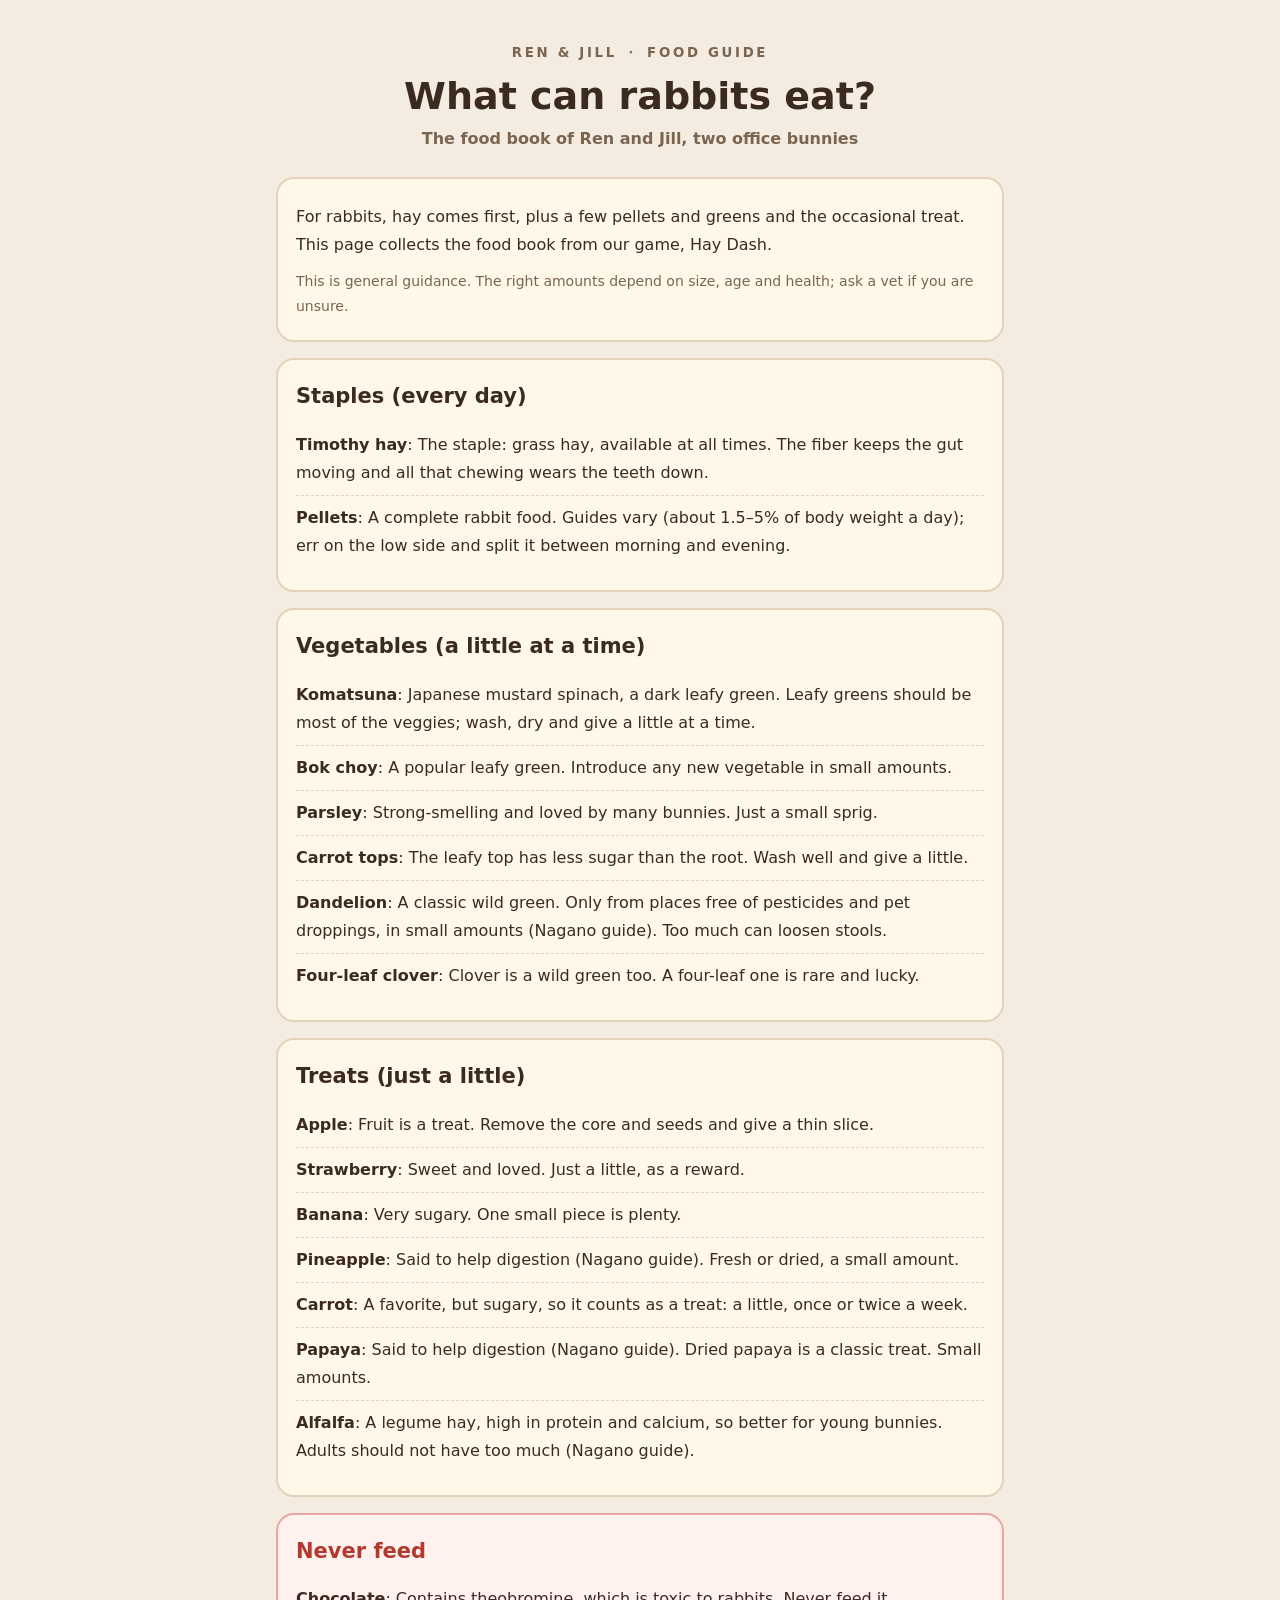
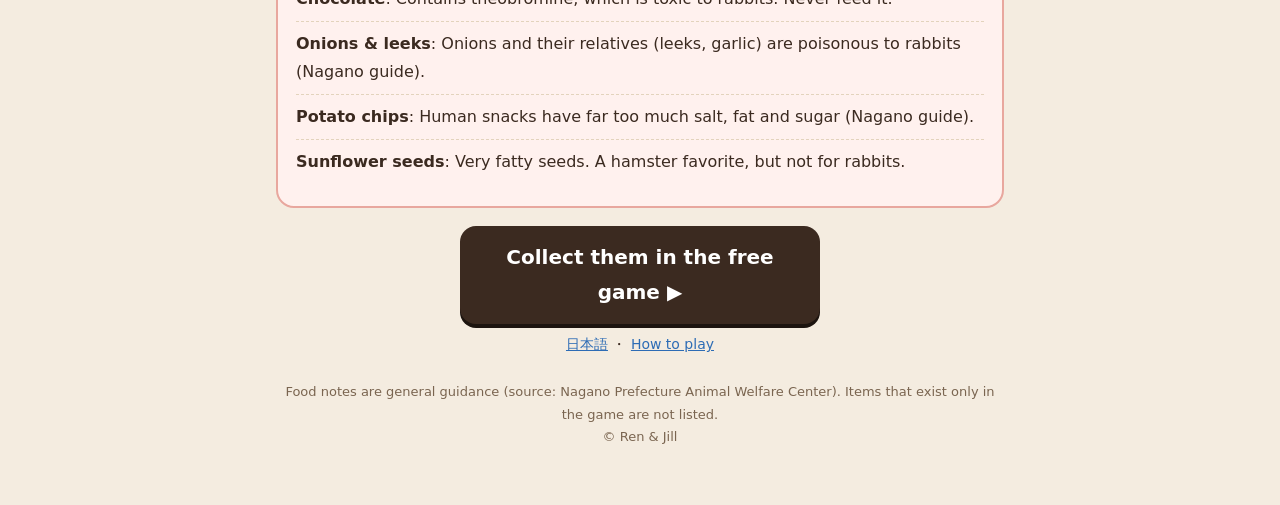
<file: app/food-en.html>
<!doctype html><html lang="en"><head><meta charset="utf-8"><meta name="viewport" content="width=device-width,initial-scale=1">
<title>What can rabbits eat? A bunny food guide | Ren &amp; Jill: Hay Dash</title><meta name="description" content="Hay, greens, treats and foods to avoid, from the food book of our free bunny game: timothy hay, leafy greens, carrot, and why chocolate and onions are dangerous."><link rel="canonical" href="https://hay-dash.coana.co.jp/food-en">
<link rel="alternate" hreflang="ja" href="https://hay-dash.coana.co.jp/food"><link rel="alternate" hreflang="en" href="https://hay-dash.coana.co.jp/food-en"><link rel="alternate" hreflang="x-default" href="https://hay-dash.coana.co.jp/food">
<meta property="og:type" content="article"><meta property="og:title" content="What can rabbits eat? A bunny food guide | Ren &amp; Jill: Hay Dash"><meta property="og:description" content="Hay, greens, treats and foods to avoid, from the food book of our free bunny game: timothy hay, leafy greens, carrot, and why chocolate and onions are dangerous."><meta property="og:url" content="https://hay-dash.coana.co.jp/food-en"><meta property="og:image" content="https://hay-dash.coana.co.jp/og.png"><meta property="og:locale" content="en_US">
<meta name="twitter:card" content="summary_large_image"><link rel="icon" href="./favicon.png"><meta name="theme-color" content="#3B2A20">
<style>:root{--ink:#3B2A20;--soft:#7A6550;--paper:#FFF7E8;--line:#E3D3BC;--gold:#C9962F;--tie:#D9A21B}
*{box-sizing:border-box}body{margin:0;background:#F4ECE0;color:var(--ink);font-family:"Zen Maru Gothic","Hiragino Sans","Noto Sans CJK JP","Noto Sans JP",system-ui,sans-serif;line-height:1.75}
main{max-width:760px;margin:0 auto;padding:16px 16px 56px}a{color:#2D6CB5}
header{text-align:center;padding:22px 0 8px}header small{letter-spacing:.2em;color:var(--soft);font-weight:800}header h1{margin:6px 0 4px;font-size:clamp(24px,6.6vw,38px);line-height:1.3;word-break:keep-all}header p{margin:0;color:var(--soft);font-weight:700}
.play{display:block;margin:18px auto 8px;max-width:360px;text-align:center;background:var(--ink);color:#fff;text-decoration:none;font-weight:900;font-size:20px;padding:14px;border-radius:16px;box-shadow:0 4px 0 #1c140f}
.lang{text-align:center;font-size:14px;margin:4px 0 0}
section{background:var(--paper);border:2px solid var(--line);border-radius:18px;padding:18px 18px 12px;margin:16px 0}
h2{font-size:21px;margin:0 0 8px}h3{font-size:17px;margin:12px 0 2px}p{margin:6px 0 10px}
.chars{display:grid;grid-template-columns:repeat(auto-fit,minmax(200px,1fr));gap:12px}.chars figure{margin:0;background:#fff;border-radius:14px;padding:10px;text-align:center;border:2px solid var(--line)}
.chars img{width:100%;max-width:200px;height:auto;aspect-ratio:1/1}.chars figcaption{font-size:14px;text-align:left}.chars b{font-size:17px}
ul{padding-left:1.2em;margin:6px 0 10px}.places{columns:2;column-gap:20px;font-size:14px}.places li{break-inside:avoid;margin:0 0 6px}
dt{font-weight:900;margin-top:10px}dd{margin:2px 0 8px}footer{text-align:center;color:var(--soft);font-size:13px;margin-top:24px}
.sns{display:flex;flex-wrap:wrap;gap:8px}.sns a{display:inline-block;padding:6px 14px;border-radius:999px;background:#fff;border:2px solid var(--line);color:var(--ink);text-decoration:none;font-weight:800;font-size:14px}
@media (max-width:480px){.places{columns:1}}.food{list-style:none;padding:0}.food li{padding:8px 0;border-bottom:1px dashed var(--line)}.food li:last-child{border:0}.note{font-size:14px;color:var(--soft)}.g-bad{border-color:#E8A79E;background:#FFF1EE}.g-bad h2{color:#B3392E}</style><script type="application/ld+json">[{"@context": "https://schema.org", "@type": "Article", "headline": "What can rabbits eat? A bunny food guide | Ren & Jill: Hay Dash", "description": "Hay, greens, treats and foods to avoid, from the food book of our free bunny game: timothy hay, leafy greens, carrot, and why chocolate and onions are dangerous.", "inLanguage": "en", "url": "https://hay-dash.coana.co.jp/food-en", "dateModified": "2026-11-18", "image": "https://hay-dash.coana.co.jp/og.png", "author": {"@type": "Organization", "name": "Ren & Jill", "url": "https://renjill.coana.co.jp/"}, "citation": "Nagano Prefecture Animal Welfare Center: rabbit care guide"}, {"@context": "https://schema.org", "@type": "BreadcrumbList", "itemListElement": [{"@type": "ListItem", "position": 1, "name": "Hay Dash", "item": "https://hay-dash.coana.co.jp/"}, {"@type": "ListItem", "position": 2, "name": "Food guide", "item": "https://hay-dash.coana.co.jp/food-en"}]}]</script></head><body><main>
<header><small>REN &amp; JILL ・ FOOD GUIDE</small><h1>What can rabbits eat?</h1><p>The food book of Ren and Jill, two office bunnies</p></header>
<section><p>For rabbits, hay comes first, plus a few pellets and greens and the occasional treat. This page collects the food book from our game, Hay Dash.</p>
<p class="note">This is general guidance. The right amounts depend on size, age and health; ask a vet if you are unsure.</p></section>
<section class="g-main"><h2>Staples (every day)</h2><ul class="food"><li><b>Timothy hay</b>: The staple: grass hay, available at all times. The fiber keeps the gut moving and all that chewing wears the teeth down.</li><li><b>Pellets</b>: A complete rabbit food. Guides vary (about 1.5–5% of body weight a day); err on the low side and split it between morning and evening.</li></ul></section><section class="g-veg"><h2>Vegetables (a little at a time)</h2><ul class="food"><li><b>Komatsuna</b>: Japanese mustard spinach, a dark leafy green. Leafy greens should be most of the veggies; wash, dry and give a little at a time.</li><li><b>Bok choy</b>: A popular leafy green. Introduce any new vegetable in small amounts.</li><li><b>Parsley</b>: Strong-smelling and loved by many bunnies. Just a small sprig.</li><li><b>Carrot tops</b>: The leafy top has less sugar than the root. Wash well and give a little.</li><li><b>Dandelion</b>: A classic wild green. Only from places free of pesticides and pet droppings, in small amounts (Nagano guide). Too much can loosen stools.</li><li><b>Four-leaf clover</b>: Clover is a wild green too. A four-leaf one is rare and lucky.</li></ul></section><section class="g-treat"><h2>Treats (just a little)</h2><ul class="food"><li><b>Apple</b>: Fruit is a treat. Remove the core and seeds and give a thin slice.</li><li><b>Strawberry</b>: Sweet and loved. Just a little, as a reward.</li><li><b>Banana</b>: Very sugary. One small piece is plenty.</li><li><b>Pineapple</b>: Said to help digestion (Nagano guide). Fresh or dried, a small amount.</li><li><b>Carrot</b>: A favorite, but sugary, so it counts as a treat: a little, once or twice a week.</li><li><b>Papaya</b>: Said to help digestion (Nagano guide). Dried papaya is a classic treat. Small amounts.</li><li><b>Alfalfa</b>: A legume hay, high in protein and calcium, so better for young bunnies. Adults should not have too much (Nagano guide).</li></ul></section><section class="g-bad"><h2>Never feed</h2><ul class="food"><li><b>Chocolate</b>: Contains theobromine, which is toxic to rabbits. Never feed it.</li><li><b>Onions &amp; leeks</b>: Onions and their relatives (leeks, garlic) are poisonous to rabbits (Nagano guide).</li><li><b>Potato chips</b>: Human snacks have far too much salt, fat and sugar (Nagano guide).</li><li><b>Sunflower seeds</b>: Very fatty seeds. A hamster favorite, but not for rabbits.</li></ul></section>
<a class="play" href="./?lang=en&amp;ref=food">Collect them in the free game ▶</a>
<p class="lang"><a href="food" hreflang="ja">日本語</a> ・ <a href="guide-en">How to play</a></p>
<footer>Food notes are general guidance (source: Nagano Prefecture Animal Welfare Center). Items that exist only in the game are not listed.<br>© Ren &amp; Jill</footer>
</main></body></html>
</file>
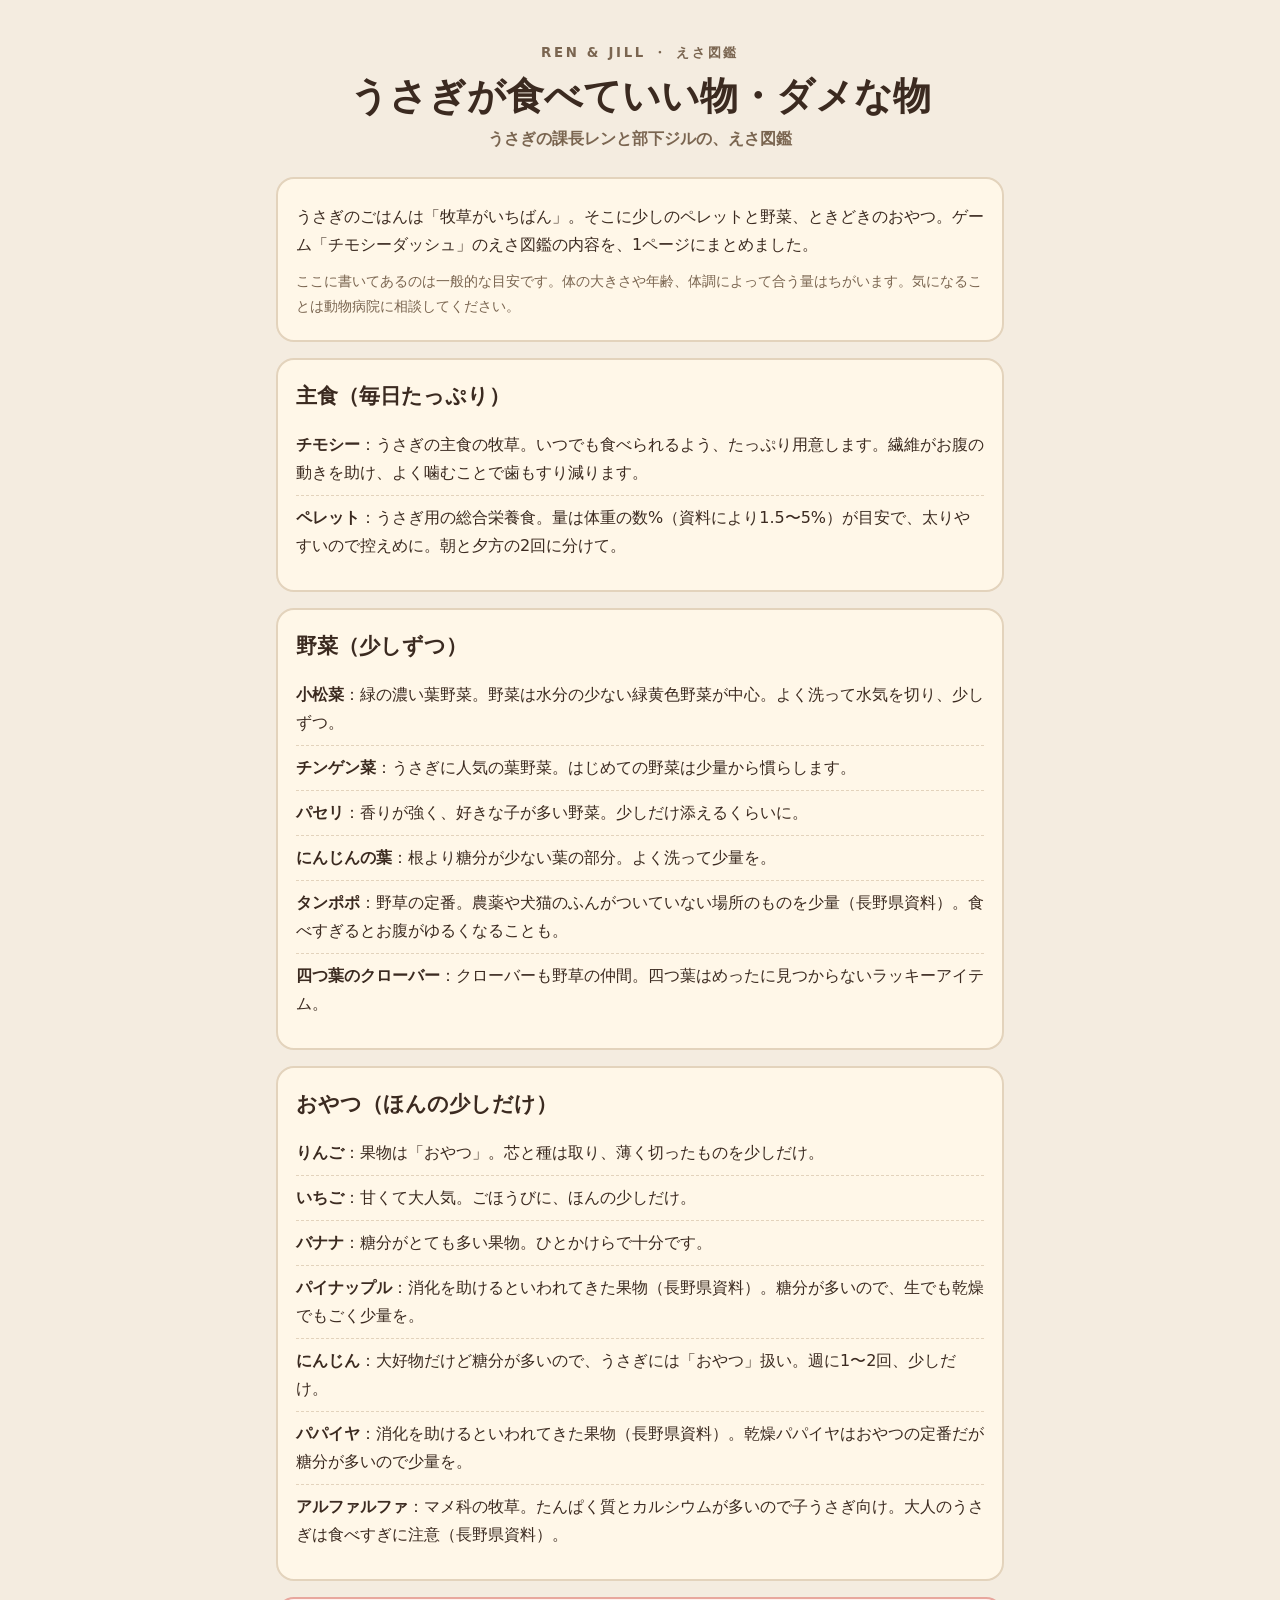
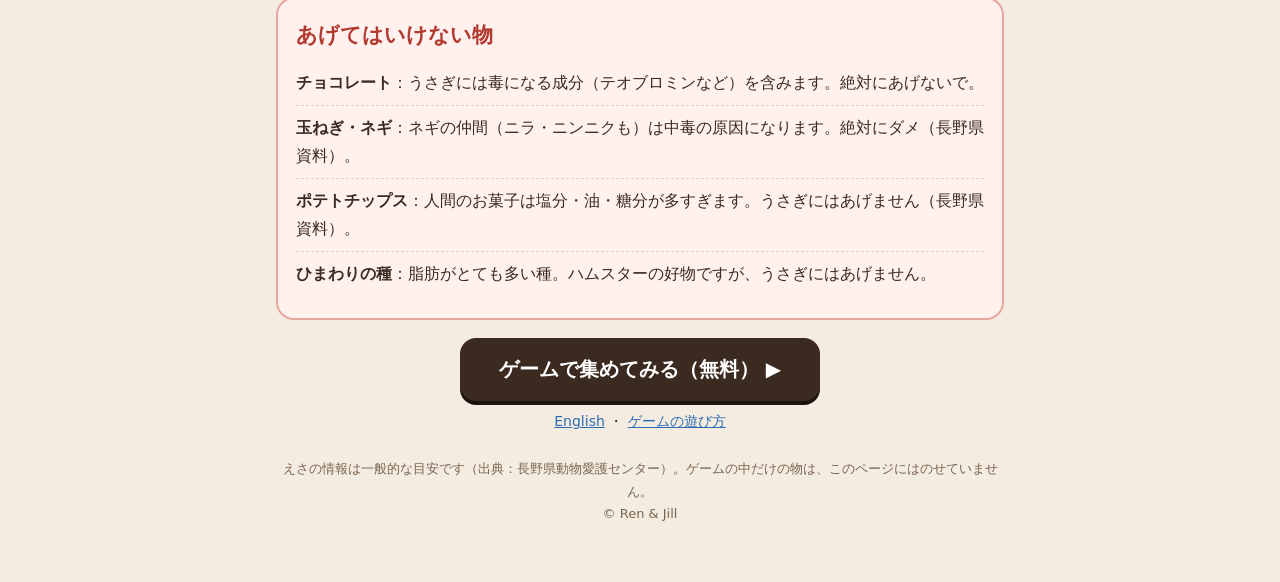
<file: app/food.html>
<!doctype html><html lang="ja"><head><meta charset="utf-8"><meta name="viewport" content="width=device-width,initial-scale=1">
<title>うさぎが食べていい物・ダメな物｜えさ図鑑（レンとジルのチモシーダッシュ）</title><meta name="description" content="うさぎの主食・野菜・おやつ・あげてはいけない物を、ゲームのえさ図鑑からまとめました。チモシー、小松菜、りんご、にんじん、チョコレートや玉ねぎがダメな理由など。一般的な目安です（出典：長野県動物愛護センター）。"><link rel="canonical" href="https://hay-dash.coana.co.jp/food">
<link rel="alternate" hreflang="ja" href="https://hay-dash.coana.co.jp/food"><link rel="alternate" hreflang="en" href="https://hay-dash.coana.co.jp/food-en"><link rel="alternate" hreflang="x-default" href="https://hay-dash.coana.co.jp/food">
<meta property="og:type" content="article"><meta property="og:title" content="うさぎが食べていい物・ダメな物｜えさ図鑑（レンとジルのチモシーダッシュ）"><meta property="og:description" content="うさぎの主食・野菜・おやつ・あげてはいけない物を、ゲームのえさ図鑑からまとめました。チモシー、小松菜、りんご、にんじん、チョコレートや玉ねぎがダメな理由など。一般的な目安です（出典：長野県動物愛護センター）。"><meta property="og:url" content="https://hay-dash.coana.co.jp/food"><meta property="og:image" content="https://hay-dash.coana.co.jp/og.png"><meta property="og:locale" content="ja_JP">
<meta name="twitter:card" content="summary_large_image"><link rel="icon" href="./favicon.png"><meta name="theme-color" content="#3B2A20">
<style>:root{--ink:#3B2A20;--soft:#7A6550;--paper:#FFF7E8;--line:#E3D3BC;--gold:#C9962F;--tie:#D9A21B}
*{box-sizing:border-box}body{margin:0;background:#F4ECE0;color:var(--ink);font-family:"Zen Maru Gothic","Hiragino Sans","Noto Sans CJK JP","Noto Sans JP",system-ui,sans-serif;line-height:1.75}
main{max-width:760px;margin:0 auto;padding:16px 16px 56px}a{color:#2D6CB5}
header{text-align:center;padding:22px 0 8px}header small{letter-spacing:.2em;color:var(--soft);font-weight:800}header h1{margin:6px 0 4px;font-size:clamp(24px,6.6vw,38px);line-height:1.3;word-break:keep-all}header p{margin:0;color:var(--soft);font-weight:700}
.play{display:block;margin:18px auto 8px;max-width:360px;text-align:center;background:var(--ink);color:#fff;text-decoration:none;font-weight:900;font-size:20px;padding:14px;border-radius:16px;box-shadow:0 4px 0 #1c140f}
.lang{text-align:center;font-size:14px;margin:4px 0 0}
section{background:var(--paper);border:2px solid var(--line);border-radius:18px;padding:18px 18px 12px;margin:16px 0}
h2{font-size:21px;margin:0 0 8px}h3{font-size:17px;margin:12px 0 2px}p{margin:6px 0 10px}
.chars{display:grid;grid-template-columns:repeat(auto-fit,minmax(200px,1fr));gap:12px}.chars figure{margin:0;background:#fff;border-radius:14px;padding:10px;text-align:center;border:2px solid var(--line)}
.chars img{width:100%;max-width:200px;height:auto;aspect-ratio:1/1}.chars figcaption{font-size:14px;text-align:left}.chars b{font-size:17px}
ul{padding-left:1.2em;margin:6px 0 10px}.places{columns:2;column-gap:20px;font-size:14px}.places li{break-inside:avoid;margin:0 0 6px}
dt{font-weight:900;margin-top:10px}dd{margin:2px 0 8px}footer{text-align:center;color:var(--soft);font-size:13px;margin-top:24px}
.sns{display:flex;flex-wrap:wrap;gap:8px}.sns a{display:inline-block;padding:6px 14px;border-radius:999px;background:#fff;border:2px solid var(--line);color:var(--ink);text-decoration:none;font-weight:800;font-size:14px}
@media (max-width:480px){.places{columns:1}}.food{list-style:none;padding:0}.food li{padding:8px 0;border-bottom:1px dashed var(--line)}.food li:last-child{border:0}.note{font-size:14px;color:var(--soft)}.g-bad{border-color:#E8A79E;background:#FFF1EE}.g-bad h2{color:#B3392E}</style><script type="application/ld+json">[{"@context": "https://schema.org", "@type": "Article", "headline": "うさぎが食べていい物・ダメな物｜えさ図鑑（レンとジルのチモシーダッシュ）", "description": "うさぎの主食・野菜・おやつ・あげてはいけない物を、ゲームのえさ図鑑からまとめました。チモシー、小松菜、りんご、にんじん、チョコレートや玉ねぎがダメな理由など。一般的な目安です（出典：長野県動物愛護センター）。", "inLanguage": "ja", "url": "https://hay-dash.coana.co.jp/food", "dateModified": "2026-11-18", "image": "https://hay-dash.coana.co.jp/og.png", "author": {"@type": "Organization", "name": "Ren & Jill", "url": "https://renjill.coana.co.jp/"}, "citation": "長野県動物愛護センター「うさぎの飼い方」"}, {"@context": "https://schema.org", "@type": "BreadcrumbList", "itemListElement": [{"@type": "ListItem", "position": 1, "name": "チモシーダッシュ", "item": "https://hay-dash.coana.co.jp/"}, {"@type": "ListItem", "position": 2, "name": "えさ図鑑", "item": "https://hay-dash.coana.co.jp/food"}]}]</script></head><body><main>
<header><small>REN &amp; JILL ・ えさ図鑑</small><h1>うさぎが食べていい物・<wbr>ダメな物</h1><p>うさぎの課長レンと部下ジルの、えさ図鑑</p></header>
<section><p>うさぎのごはんは「牧草がいちばん」。そこに少しのペレットと野菜、ときどきのおやつ。ゲーム「チモシーダッシュ」のえさ図鑑の内容を、1ページにまとめました。</p>
<p class="note">ここに書いてあるのは一般的な目安です。体の大きさや年齢、体調によって合う量はちがいます。気になることは動物病院に相談してください。</p></section>
<section class="g-main"><h2>主食（毎日たっぷり）</h2><ul class="food"><li><b>チモシー</b>：うさぎの主食の牧草。いつでも食べられるよう、たっぷり用意します。繊維がお腹の動きを助け、よく噛むことで歯もすり減ります。</li><li><b>ペレット</b>：うさぎ用の総合栄養食。量は体重の数%（資料により1.5〜5%）が目安で、太りやすいので控えめに。朝と夕方の2回に分けて。</li></ul></section><section class="g-veg"><h2>野菜（少しずつ）</h2><ul class="food"><li><b>小松菜</b>：緑の濃い葉野菜。野菜は水分の少ない緑黄色野菜が中心。よく洗って水気を切り、少しずつ。</li><li><b>チンゲン菜</b>：うさぎに人気の葉野菜。はじめての野菜は少量から慣らします。</li><li><b>パセリ</b>：香りが強く、好きな子が多い野菜。少しだけ添えるくらいに。</li><li><b>にんじんの葉</b>：根より糖分が少ない葉の部分。よく洗って少量を。</li><li><b>タンポポ</b>：野草の定番。農薬や犬猫のふんがついていない場所のものを少量（長野県資料）。食べすぎるとお腹がゆるくなることも。</li><li><b>四つ葉のクローバー</b>：クローバーも野草の仲間。四つ葉はめったに見つからないラッキーアイテム。</li></ul></section><section class="g-treat"><h2>おやつ（ほんの少しだけ）</h2><ul class="food"><li><b>りんご</b>：果物は「おやつ」。芯と種は取り、薄く切ったものを少しだけ。</li><li><b>いちご</b>：甘くて大人気。ごほうびに、ほんの少しだけ。</li><li><b>バナナ</b>：糖分がとても多い果物。ひとかけらで十分です。</li><li><b>パイナップル</b>：消化を助けるといわれてきた果物（長野県資料）。糖分が多いので、生でも乾燥でもごく少量を。</li><li><b>にんじん</b>：大好物だけど糖分が多いので、うさぎには「おやつ」扱い。週に1〜2回、少しだけ。</li><li><b>パパイヤ</b>：消化を助けるといわれてきた果物（長野県資料）。乾燥パパイヤはおやつの定番だが糖分が多いので少量を。</li><li><b>アルファルファ</b>：マメ科の牧草。たんぱく質とカルシウムが多いので子うさぎ向け。大人のうさぎは食べすぎに注意（長野県資料）。</li></ul></section><section class="g-bad"><h2>あげてはいけない物</h2><ul class="food"><li><b>チョコレート</b>：うさぎには毒になる成分（テオブロミンなど）を含みます。絶対にあげないで。</li><li><b>玉ねぎ・ネギ</b>：ネギの仲間（ニラ・ニンニクも）は中毒の原因になります。絶対にダメ（長野県資料）。</li><li><b>ポテトチップス</b>：人間のお菓子は塩分・油・糖分が多すぎます。うさぎにはあげません（長野県資料）。</li><li><b>ひまわりの種</b>：脂肪がとても多い種。ハムスターの好物ですが、うさぎにはあげません。</li></ul></section>
<a class="play" href="./?ref=food">ゲームで集めてみる（無料） ▶</a>
<p class="lang"><a href="food-en" hreflang="en">English</a> ・ <a href="guide">ゲームの遊び方</a></p>
<footer>えさの情報は一般的な目安です（出典：長野県動物愛護センター）。ゲームの中だけの物は、このページにはのせていません。<br>© Ren &amp; Jill</footer>
</main></body></html>
</file>
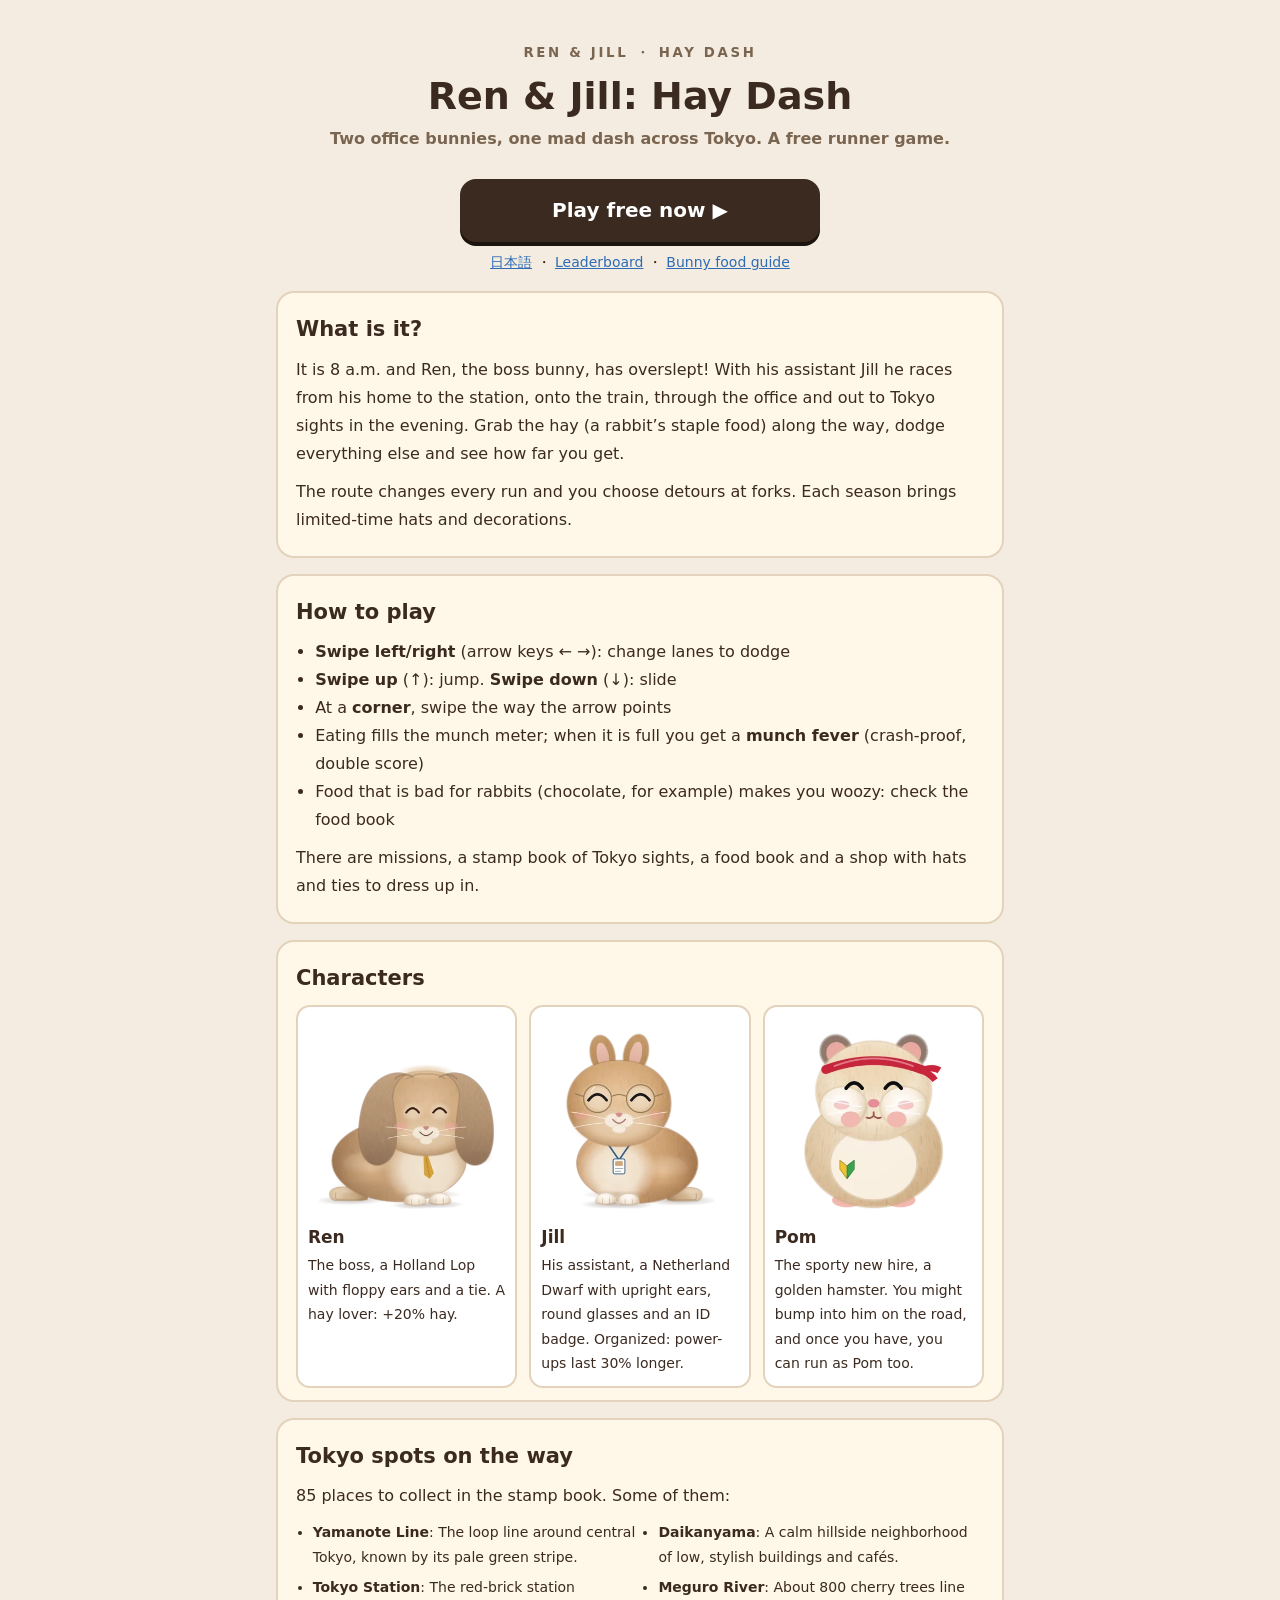
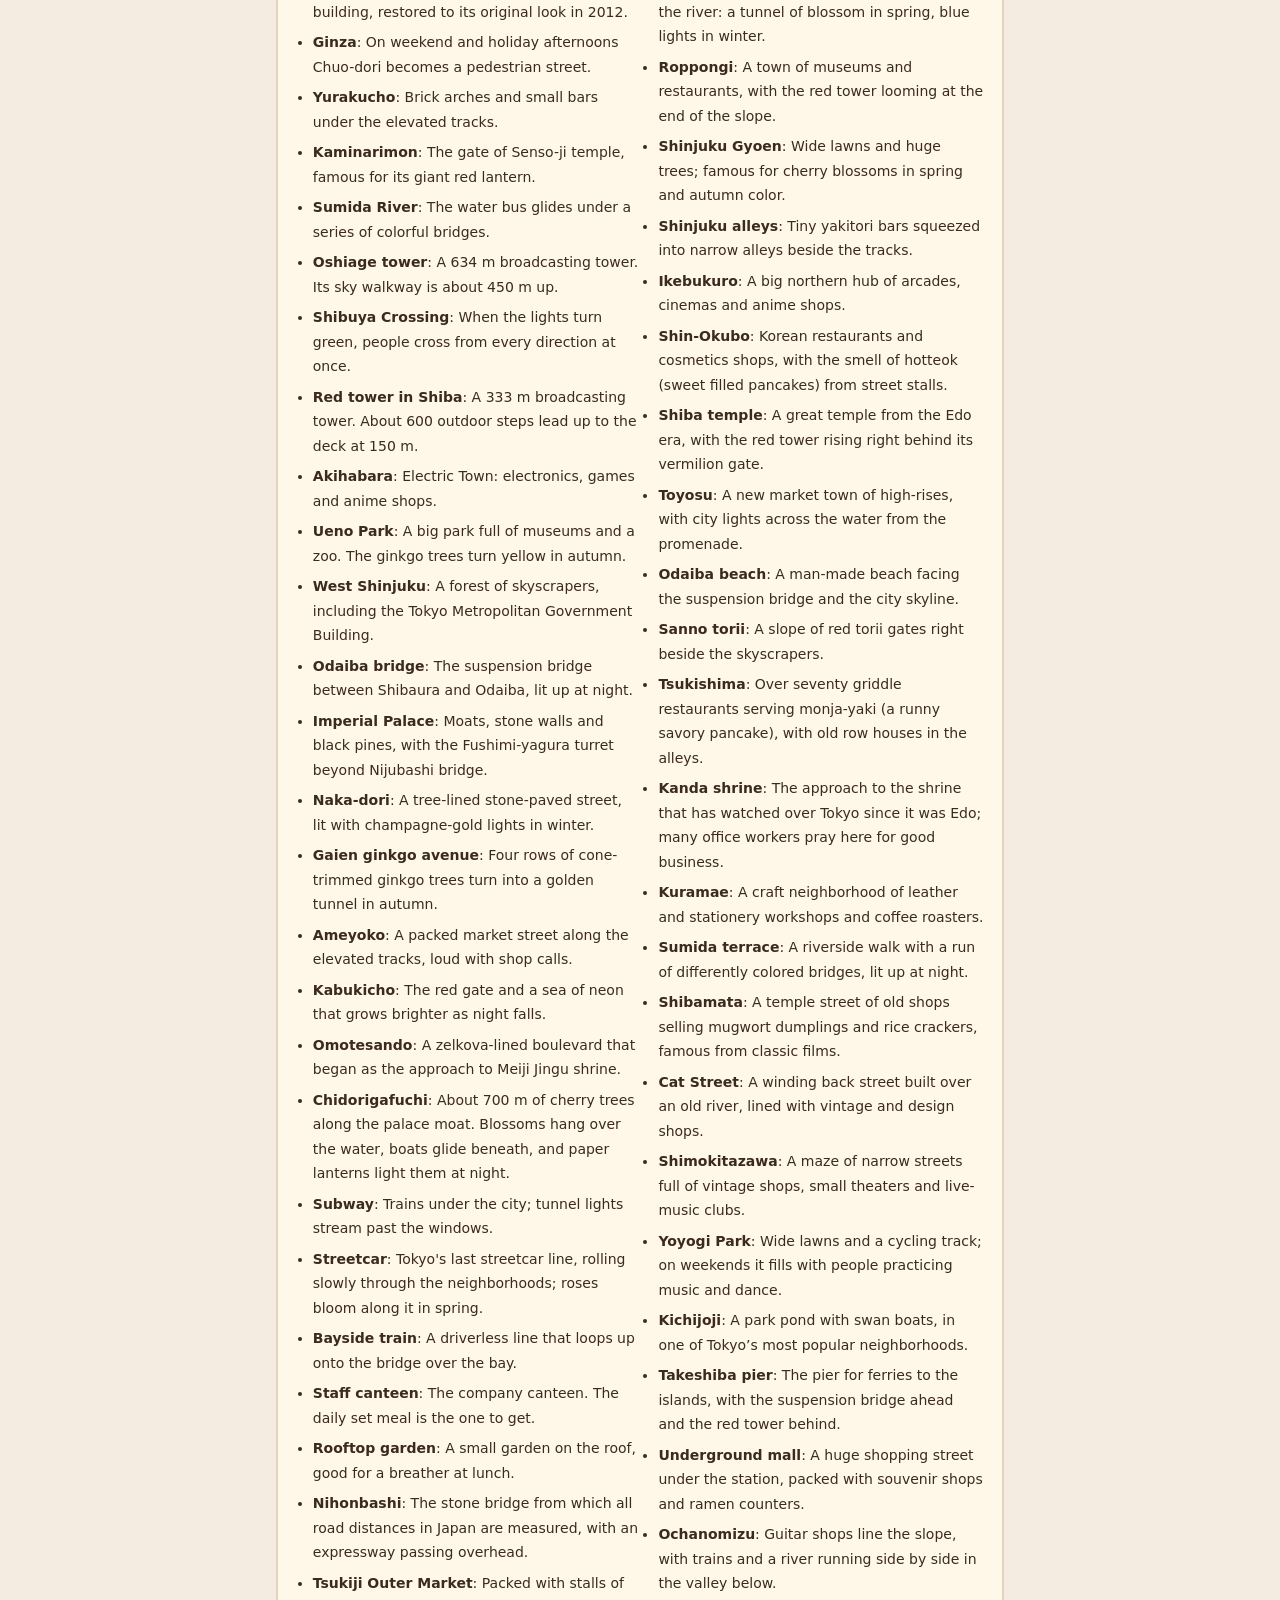
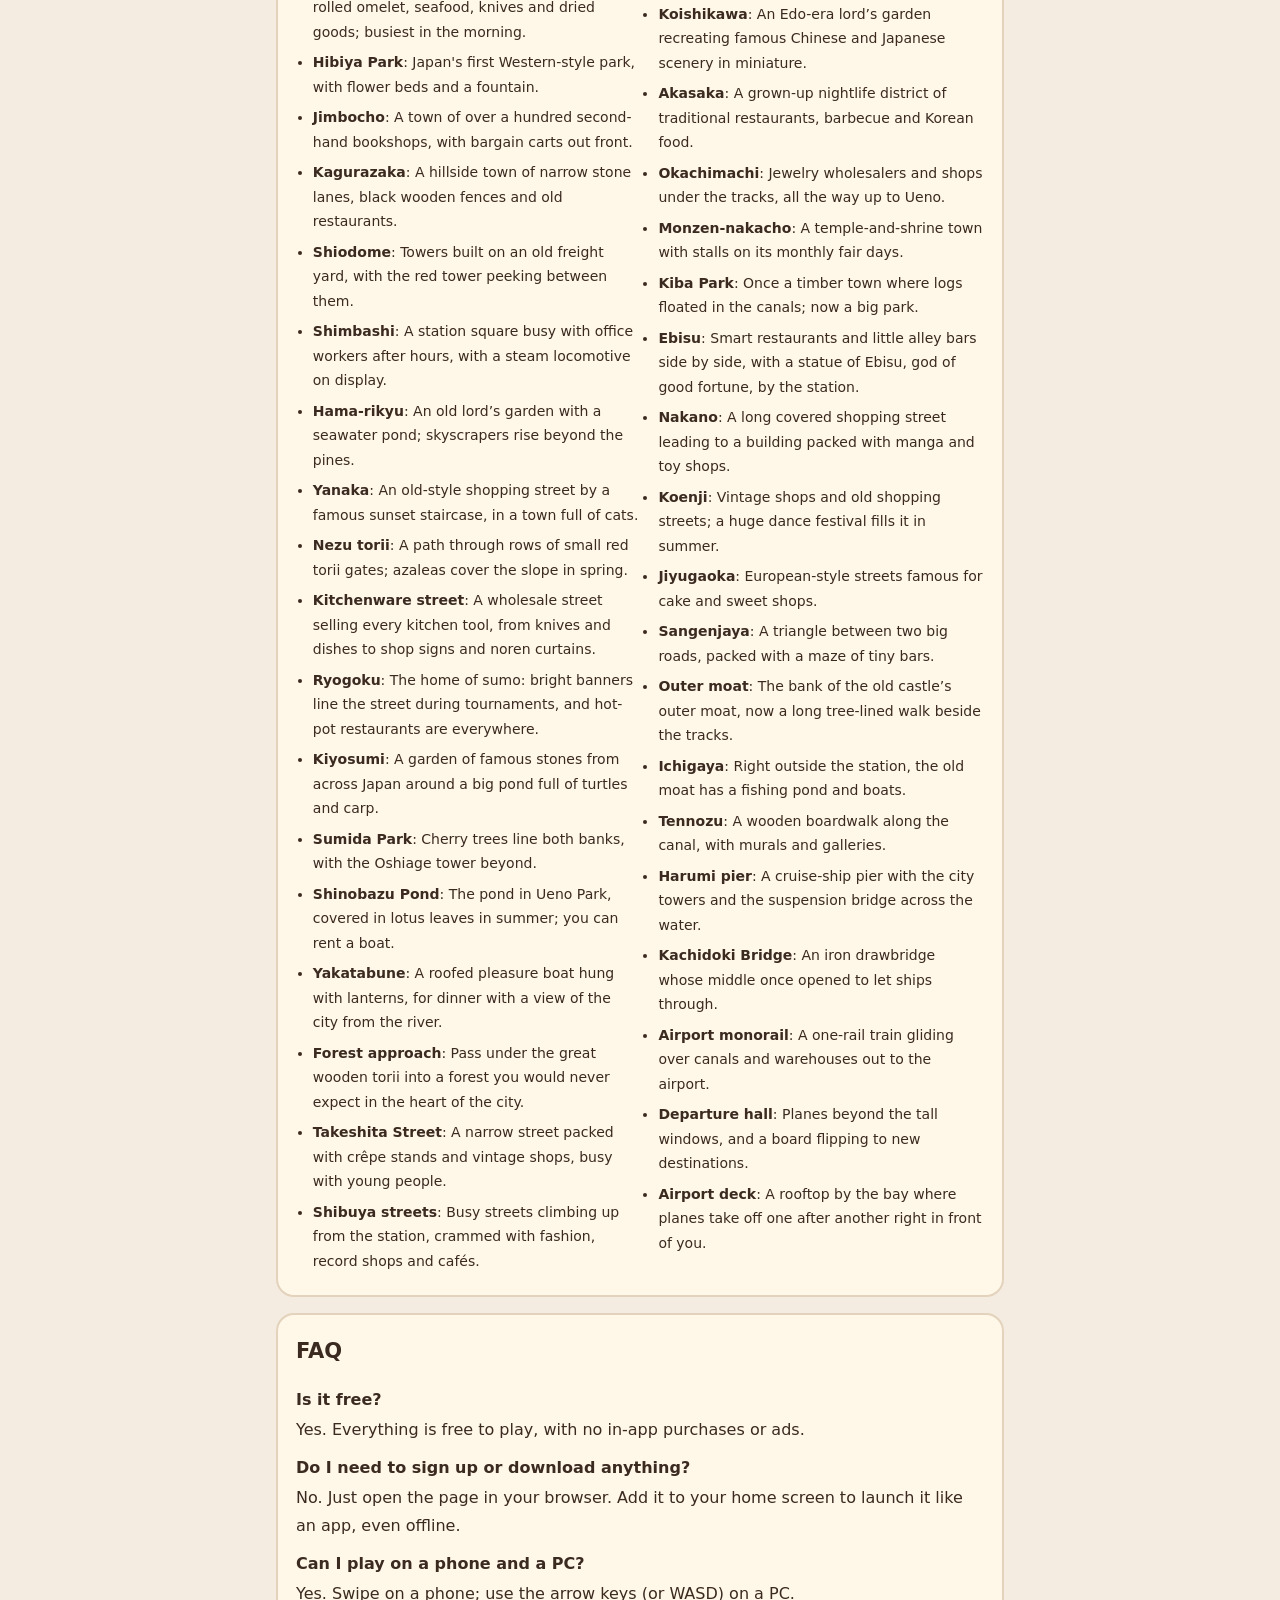
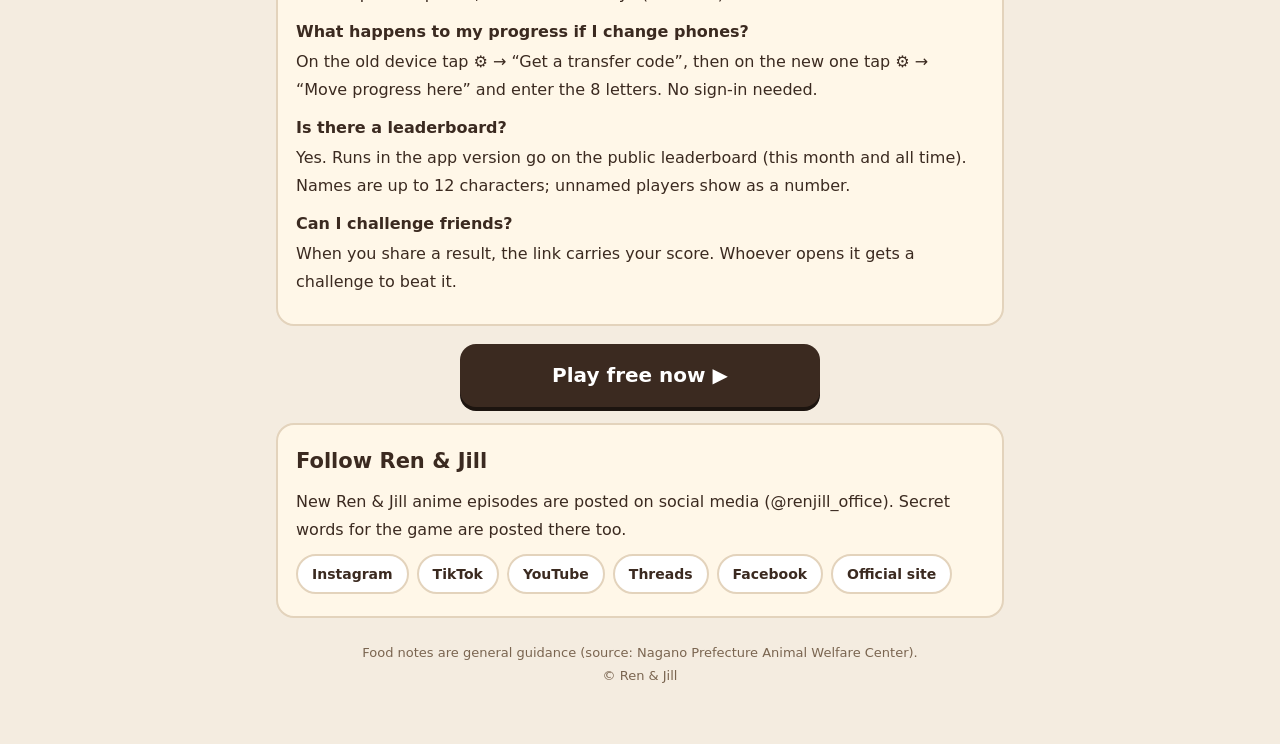
<file: app/guide-en.html>
<!doctype html><html lang="en"><head><meta charset="utf-8"><meta name="viewport" content="width=device-width,initial-scale=1">
<title>Ren &amp; Jill: Hay Dash – free bunny runner game | How to play</title><meta name="description" content="A free runner game: two office bunnies dash across Tokyo collecting hay. No sign-up or download, play in your phone or PC browser. 80+ Tokyo spots and a leaderboard."><link rel="canonical" href="https://hay-dash.coana.co.jp/guide-en">
<link rel="alternate" hreflang="ja" href="https://hay-dash.coana.co.jp/guide"><link rel="alternate" hreflang="en" href="https://hay-dash.coana.co.jp/guide-en"><link rel="alternate" hreflang="x-default" href="https://hay-dash.coana.co.jp/guide">
<meta property="og:type" content="article"><meta property="og:title" content="Ren &amp; Jill: Hay Dash – free bunny runner game | How to play"><meta property="og:description" content="A free runner game: two office bunnies dash across Tokyo collecting hay. No sign-up or download, play in your phone or PC browser. 80+ Tokyo spots and a leaderboard."><meta property="og:url" content="https://hay-dash.coana.co.jp/guide-en"><meta property="og:image" content="https://hay-dash.coana.co.jp/og.png"><meta property="og:locale" content="en_US">
<meta name="twitter:card" content="summary_large_image"><link rel="icon" href="./favicon.png"><meta name="theme-color" content="#3B2A20">
<style>:root{--ink:#3B2A20;--soft:#7A6550;--paper:#FFF7E8;--line:#E3D3BC;--gold:#C9962F;--tie:#D9A21B}
*{box-sizing:border-box}body{margin:0;background:#F4ECE0;color:var(--ink);font-family:"Zen Maru Gothic","Hiragino Sans","Noto Sans CJK JP","Noto Sans JP",system-ui,sans-serif;line-height:1.75}
main{max-width:760px;margin:0 auto;padding:16px 16px 56px}a{color:#2D6CB5}
header{text-align:center;padding:22px 0 8px}header small{letter-spacing:.2em;color:var(--soft);font-weight:800}header h1{margin:6px 0 4px;font-size:clamp(24px,6.6vw,38px);line-height:1.3;word-break:keep-all}header p{margin:0;color:var(--soft);font-weight:700}
.play{display:block;margin:18px auto 8px;max-width:360px;text-align:center;background:var(--ink);color:#fff;text-decoration:none;font-weight:900;font-size:20px;padding:14px;border-radius:16px;box-shadow:0 4px 0 #1c140f}
.lang{text-align:center;font-size:14px;margin:4px 0 0}
section{background:var(--paper);border:2px solid var(--line);border-radius:18px;padding:18px 18px 12px;margin:16px 0}
h2{font-size:21px;margin:0 0 8px}h3{font-size:17px;margin:12px 0 2px}p{margin:6px 0 10px}
.chars{display:grid;grid-template-columns:repeat(auto-fit,minmax(200px,1fr));gap:12px}.chars figure{margin:0;background:#fff;border-radius:14px;padding:10px;text-align:center;border:2px solid var(--line)}
.chars img{width:100%;max-width:200px;height:auto;aspect-ratio:1/1}.chars figcaption{font-size:14px;text-align:left}.chars b{font-size:17px}
ul{padding-left:1.2em;margin:6px 0 10px}.places{columns:2;column-gap:20px;font-size:14px}.places li{break-inside:avoid;margin:0 0 6px}
dt{font-weight:900;margin-top:10px}dd{margin:2px 0 8px}footer{text-align:center;color:var(--soft);font-size:13px;margin-top:24px}
.sns{display:flex;flex-wrap:wrap;gap:8px}.sns a{display:inline-block;padding:6px 14px;border-radius:999px;background:#fff;border:2px solid var(--line);color:var(--ink);text-decoration:none;font-weight:800;font-size:14px}
@media (max-width:480px){.places{columns:1}}</style><script type="application/ld+json">[{"@context": "https://schema.org", "@type": "FAQPage", "inLanguage": "en", "mainEntity": [{"@type": "Question", "name": "Is it free?", "acceptedAnswer": {"@type": "Answer", "text": "Yes. Everything is free to play, with no in-app purchases or ads."}}, {"@type": "Question", "name": "Do I need to sign up or download anything?", "acceptedAnswer": {"@type": "Answer", "text": "No. Just open the page in your browser. Add it to your home screen to launch it like an app, even offline."}}, {"@type": "Question", "name": "Can I play on a phone and a PC?", "acceptedAnswer": {"@type": "Answer", "text": "Yes. Swipe on a phone; use the arrow keys (or WASD) on a PC."}}, {"@type": "Question", "name": "What happens to my progress if I change phones?", "acceptedAnswer": {"@type": "Answer", "text": "On the old device tap ⚙ → “Get a transfer code”, then on the new one tap ⚙ → “Move progress here” and enter the 8 letters. No sign-in needed."}}, {"@type": "Question", "name": "Is there a leaderboard?", "acceptedAnswer": {"@type": "Answer", "text": "Yes. Runs in the app version go on the public leaderboard (this month and all time). Names are up to 12 characters; unnamed players show as a number."}}, {"@type": "Question", "name": "Can I challenge friends?", "acceptedAnswer": {"@type": "Answer", "text": "When you share a result, the link carries your score. Whoever opens it gets a challenge to beat it."}}]}, {"@context": "https://schema.org", "@type": "BreadcrumbList", "itemListElement": [{"@type": "ListItem", "position": 1, "name": "Hay Dash", "item": "https://hay-dash.coana.co.jp/"}, {"@type": "ListItem", "position": 2, "name": "How to play", "item": "https://hay-dash.coana.co.jp/guide-en"}]}]</script></head><body><main>
<header><small>REN &amp; JILL ・ HAY DASH</small><h1>Ren &amp; Jill: Hay Dash</h1><p>Two office bunnies, one mad dash across Tokyo. A free runner game.</p></header>
<a class="play" href="./?lang=en&amp;ref=guide">Play free now ▶</a>
<p class="lang"><a href="guide" hreflang="ja">日本語</a> ・ <a href="ranking">Leaderboard</a> ・ <a href="food-en">Bunny food guide</a></p>
<section><h2>What is it?</h2>
<p>It is 8 a.m. and Ren, the boss bunny, has overslept! With his assistant Jill he races from his home to the station, onto the train, through the office and out to Tokyo sights in the evening. Grab the hay (a rabbit’s staple food) along the way, dodge everything else and see how far you get.</p>
<p>The route changes every run and you choose detours at forks. Each season brings limited-time hats and decorations.</p></section>
<section><h2>How to play</h2><ul>
<li><b>Swipe left/right</b> (arrow keys ← →): change lanes to dodge</li>
<li><b>Swipe up</b> (↑): jump. <b>Swipe down</b> (↓): slide</li>
<li>At a <b>corner</b>, swipe the way the arrow points</li>
<li>Eating fills the munch meter; when it is full you get a <b>munch fever</b> (crash-proof, double score)</li>
<li>Food that is bad for rabbits (chocolate, for example) makes you woozy: check the food book</li></ul>
<p>There are missions, a stamp book of Tokyo sights, a food book and a shop with hats and ties to dress up in.</p></section>
<section><h2>Characters</h2><div class="chars">
<figure><img src="img/ren.webp" width="200" height="200" alt="Ren: a Holland Lop bunny in a tie" loading="lazy"><figcaption><b>Ren</b><br>The boss, a Holland Lop with floppy ears and a tie. A hay lover: +20% hay.</figcaption></figure>
<figure><img src="img/jill.webp" width="200" height="200" alt="Jill: a Netherland Dwarf bunny with round glasses and an ID badge" loading="lazy"><figcaption><b>Jill</b><br>His assistant, a Netherland Dwarf with upright ears, round glasses and an ID badge. Organized: power-ups last 30% longer.</figcaption></figure>
<figure><img src="img/pom.webp" width="200" height="200" alt="Pom: a golden hamster in a red sweatband" loading="lazy"><figcaption><b>Pom</b><br>The sporty new hire, a golden hamster. You might bump into him on the road, and once you have, you can run as Pom too.</figcaption></figure></div></section>
<section><h2>Tokyo spots on the way</h2><p>85 places to collect in the stamp book. Some of them:</p><ul class="places"><li><b>Yamanote Line</b>: The loop line around central Tokyo, known by its pale green stripe.</li><li><b>Tokyo Station</b>: The red-brick station building, restored to its original look in 2012.</li><li><b>Ginza</b>: On weekend and holiday afternoons Chuo-dori becomes a pedestrian street.</li><li><b>Yurakucho</b>: Brick arches and small bars under the elevated tracks.</li><li><b>Kaminarimon</b>: The gate of Senso-ji temple, famous for its giant red lantern.</li><li><b>Sumida River</b>: The water bus glides under a series of colorful bridges.</li><li><b>Oshiage tower</b>: A 634 m broadcasting tower. Its sky walkway is about 450 m up.</li><li><b>Shibuya Crossing</b>: When the lights turn green, people cross from every direction at once.</li><li><b>Red tower in Shiba</b>: A 333 m broadcasting tower. About 600 outdoor steps lead up to the deck at 150 m.</li><li><b>Akihabara</b>: Electric Town: electronics, games and anime shops.</li><li><b>Ueno Park</b>: A big park full of museums and a zoo. The ginkgo trees turn yellow in autumn.</li><li><b>West Shinjuku</b>: A forest of skyscrapers, including the Tokyo Metropolitan Government Building.</li><li><b>Odaiba bridge</b>: The suspension bridge between Shibaura and Odaiba, lit up at night.</li><li><b>Imperial Palace</b>: Moats, stone walls and black pines, with the Fushimi-yagura turret beyond Nijubashi bridge.</li><li><b>Naka-dori</b>: A tree-lined stone-paved street, lit with champagne-gold lights in winter.</li><li><b>Gaien ginkgo avenue</b>: Four rows of cone-trimmed ginkgo trees turn into a golden tunnel in autumn.</li><li><b>Ameyoko</b>: A packed market street along the elevated tracks, loud with shop calls.</li><li><b>Kabukicho</b>: The red gate and a sea of neon that grows brighter as night falls.</li><li><b>Omotesando</b>: A zelkova-lined boulevard that began as the approach to Meiji Jingu shrine.</li><li><b>Chidorigafuchi</b>: About 700 m of cherry trees along the palace moat. Blossoms hang over the water, boats glide beneath, and paper lanterns light them at night.</li><li><b>Subway</b>: Trains under the city; tunnel lights stream past the windows.</li><li><b>Streetcar</b>: Tokyo&#x27;s last streetcar line, rolling slowly through the neighborhoods; roses bloom along it in spring.</li><li><b>Bayside train</b>: A driverless line that loops up onto the bridge over the bay.</li><li><b>Staff canteen</b>: The company canteen. The daily set meal is the one to get.</li><li><b>Rooftop garden</b>: A small garden on the roof, good for a breather at lunch.</li><li><b>Nihonbashi</b>: The stone bridge from which all road distances in Japan are measured, with an expressway passing overhead.</li><li><b>Tsukiji Outer Market</b>: Packed with stalls of rolled omelet, seafood, knives and dried goods; busiest in the morning.</li><li><b>Hibiya Park</b>: Japan&#x27;s first Western-style park, with flower beds and a fountain.</li><li><b>Jimbocho</b>: A town of over a hundred second-hand bookshops, with bargain carts out front.</li><li><b>Kagurazaka</b>: A hillside town of narrow stone lanes, black wooden fences and old restaurants.</li><li><b>Shiodome</b>: Towers built on an old freight yard, with the red tower peeking between them.</li><li><b>Shimbashi</b>: A station square busy with office workers after hours, with a steam locomotive on display.</li><li><b>Hama-rikyu</b>: An old lord’s garden with a seawater pond; skyscrapers rise beyond the pines.</li><li><b>Yanaka</b>: An old-style shopping street by a famous sunset staircase, in a town full of cats.</li><li><b>Nezu torii</b>: A path through rows of small red torii gates; azaleas cover the slope in spring.</li><li><b>Kitchenware street</b>: A wholesale street selling every kitchen tool, from knives and dishes to shop signs and noren curtains.</li><li><b>Ryogoku</b>: The home of sumo: bright banners line the street during tournaments, and hot-pot restaurants are everywhere.</li><li><b>Kiyosumi</b>: A garden of famous stones from across Japan around a big pond full of turtles and carp.</li><li><b>Sumida Park</b>: Cherry trees line both banks, with the Oshiage tower beyond.</li><li><b>Shinobazu Pond</b>: The pond in Ueno Park, covered in lotus leaves in summer; you can rent a boat.</li><li><b>Yakatabune</b>: A roofed pleasure boat hung with lanterns, for dinner with a view of the city from the river.</li><li><b>Forest approach</b>: Pass under the great wooden torii into a forest you would never expect in the heart of the city.</li><li><b>Takeshita Street</b>: A narrow street packed with crêpe stands and vintage shops, busy with young people.</li><li><b>Shibuya streets</b>: Busy streets climbing up from the station, crammed with fashion, record shops and cafés.</li><li><b>Daikanyama</b>: A calm hillside neighborhood of low, stylish buildings and cafés.</li><li><b>Meguro River</b>: About 800 cherry trees line the river: a tunnel of blossom in spring, blue lights in winter.</li><li><b>Roppongi</b>: A town of museums and restaurants, with the red tower looming at the end of the slope.</li><li><b>Shinjuku Gyoen</b>: Wide lawns and huge trees; famous for cherry blossoms in spring and autumn color.</li><li><b>Shinjuku alleys</b>: Tiny yakitori bars squeezed into narrow alleys beside the tracks.</li><li><b>Ikebukuro</b>: A big northern hub of arcades, cinemas and anime shops.</li><li><b>Shin-Okubo</b>: Korean restaurants and cosmetics shops, with the smell of hotteok (sweet filled pancakes) from street stalls.</li><li><b>Shiba temple</b>: A great temple from the Edo era, with the red tower rising right behind its vermilion gate.</li><li><b>Toyosu</b>: A new market town of high-rises, with city lights across the water from the promenade.</li><li><b>Odaiba beach</b>: A man-made beach facing the suspension bridge and the city skyline.</li><li><b>Sanno torii</b>: A slope of red torii gates right beside the skyscrapers.</li><li><b>Tsukishima</b>: Over seventy griddle restaurants serving monja-yaki (a runny savory pancake), with old row houses in the alleys.</li><li><b>Kanda shrine</b>: The approach to the shrine that has watched over Tokyo since it was Edo; many office workers pray here for good business.</li><li><b>Kuramae</b>: A craft neighborhood of leather and stationery workshops and coffee roasters.</li><li><b>Sumida terrace</b>: A riverside walk with a run of differently colored bridges, lit up at night.</li><li><b>Shibamata</b>: A temple street of old shops selling mugwort dumplings and rice crackers, famous from classic films.</li><li><b>Cat Street</b>: A winding back street built over an old river, lined with vintage and design shops.</li><li><b>Shimokitazawa</b>: A maze of narrow streets full of vintage shops, small theaters and live-music clubs.</li><li><b>Yoyogi Park</b>: Wide lawns and a cycling track; on weekends it fills with people practicing music and dance.</li><li><b>Kichijoji</b>: A park pond with swan boats, in one of Tokyo’s most popular neighborhoods.</li><li><b>Takeshiba pier</b>: The pier for ferries to the islands, with the suspension bridge ahead and the red tower behind.</li><li><b>Underground mall</b>: A huge shopping street under the station, packed with souvenir shops and ramen counters.</li><li><b>Ochanomizu</b>: Guitar shops line the slope, with trains and a river running side by side in the valley below.</li><li><b>Koishikawa</b>: An Edo-era lord’s garden recreating famous Chinese and Japanese scenery in miniature.</li><li><b>Akasaka</b>: A grown-up nightlife district of traditional restaurants, barbecue and Korean food.</li><li><b>Okachimachi</b>: Jewelry wholesalers and shops under the tracks, all the way up to Ueno.</li><li><b>Monzen-nakacho</b>: A temple-and-shrine town with stalls on its monthly fair days.</li><li><b>Kiba Park</b>: Once a timber town where logs floated in the canals; now a big park.</li><li><b>Ebisu</b>: Smart restaurants and little alley bars side by side, with a statue of Ebisu, god of good fortune, by the station.</li><li><b>Nakano</b>: A long covered shopping street leading to a building packed with manga and toy shops.</li><li><b>Koenji</b>: Vintage shops and old shopping streets; a huge dance festival fills it in summer.</li><li><b>Jiyugaoka</b>: European-style streets famous for cake and sweet shops.</li><li><b>Sangenjaya</b>: A triangle between two big roads, packed with a maze of tiny bars.</li><li><b>Outer moat</b>: The bank of the old castle’s outer moat, now a long tree-lined walk beside the tracks.</li><li><b>Ichigaya</b>: Right outside the station, the old moat has a fishing pond and boats.</li><li><b>Tennozu</b>: A wooden boardwalk along the canal, with murals and galleries.</li><li><b>Harumi pier</b>: A cruise-ship pier with the city towers and the suspension bridge across the water.</li><li><b>Kachidoki Bridge</b>: An iron drawbridge whose middle once opened to let ships through.</li><li><b>Airport monorail</b>: A one-rail train gliding over canals and warehouses out to the airport.</li><li><b>Departure hall</b>: Planes beyond the tall windows, and a board flipping to new destinations.</li><li><b>Airport deck</b>: A rooftop by the bay where planes take off one after another right in front of you.</li></ul></section>
<section><h2>FAQ</h2><dl><dt>Is it free?</dt><dd>Yes. Everything is free to play, with no in-app purchases or ads.</dd><dt>Do I need to sign up or download anything?</dt><dd>No. Just open the page in your browser. Add it to your home screen to launch it like an app, even offline.</dd><dt>Can I play on a phone and a PC?</dt><dd>Yes. Swipe on a phone; use the arrow keys (or WASD) on a PC.</dd><dt>What happens to my progress if I change phones?</dt><dd>On the old device tap ⚙ → “Get a transfer code”, then on the new one tap ⚙ → “Move progress here” and enter the 8 letters. No sign-in needed.</dd><dt>Is there a leaderboard?</dt><dd>Yes. Runs in the app version go on the public leaderboard (this month and all time). Names are up to 12 characters; unnamed players show as a number.</dd><dt>Can I challenge friends?</dt><dd>When you share a result, the link carries your score. Whoever opens it gets a challenge to beat it.</dd></dl></section>
<a class="play" href="./?lang=en&amp;ref=guide">Play free now ▶</a>
<section class="follow"><h2>Follow Ren &amp; Jill</h2><p>New Ren &amp; Jill anime episodes are posted on social media (@renjill_office). Secret words for the game are posted there too.</p>
<p class="sns"><a href="https://www.instagram.com/renjill_office/" rel="noopener" target="_blank">Instagram</a> <a href="https://www.tiktok.com/@renjill_office" rel="noopener" target="_blank">TikTok</a> <a href="https://www.youtube.com/@renjill_office" rel="noopener" target="_blank">YouTube</a> <a href="https://www.threads.net/@renjill_office" rel="noopener" target="_blank">Threads</a> <a href="https://www.facebook.com/1358515160686321" rel="noopener" target="_blank">Facebook</a> <a href="https://renjill.coana.co.jp/?ref=haydash" rel="noopener" target="_blank">Official site</a></p></section>
<footer>Food notes are general guidance (source: Nagano Prefecture Animal Welfare Center).<br>© Ren &amp; Jill</footer>
</main></body></html>
</file>
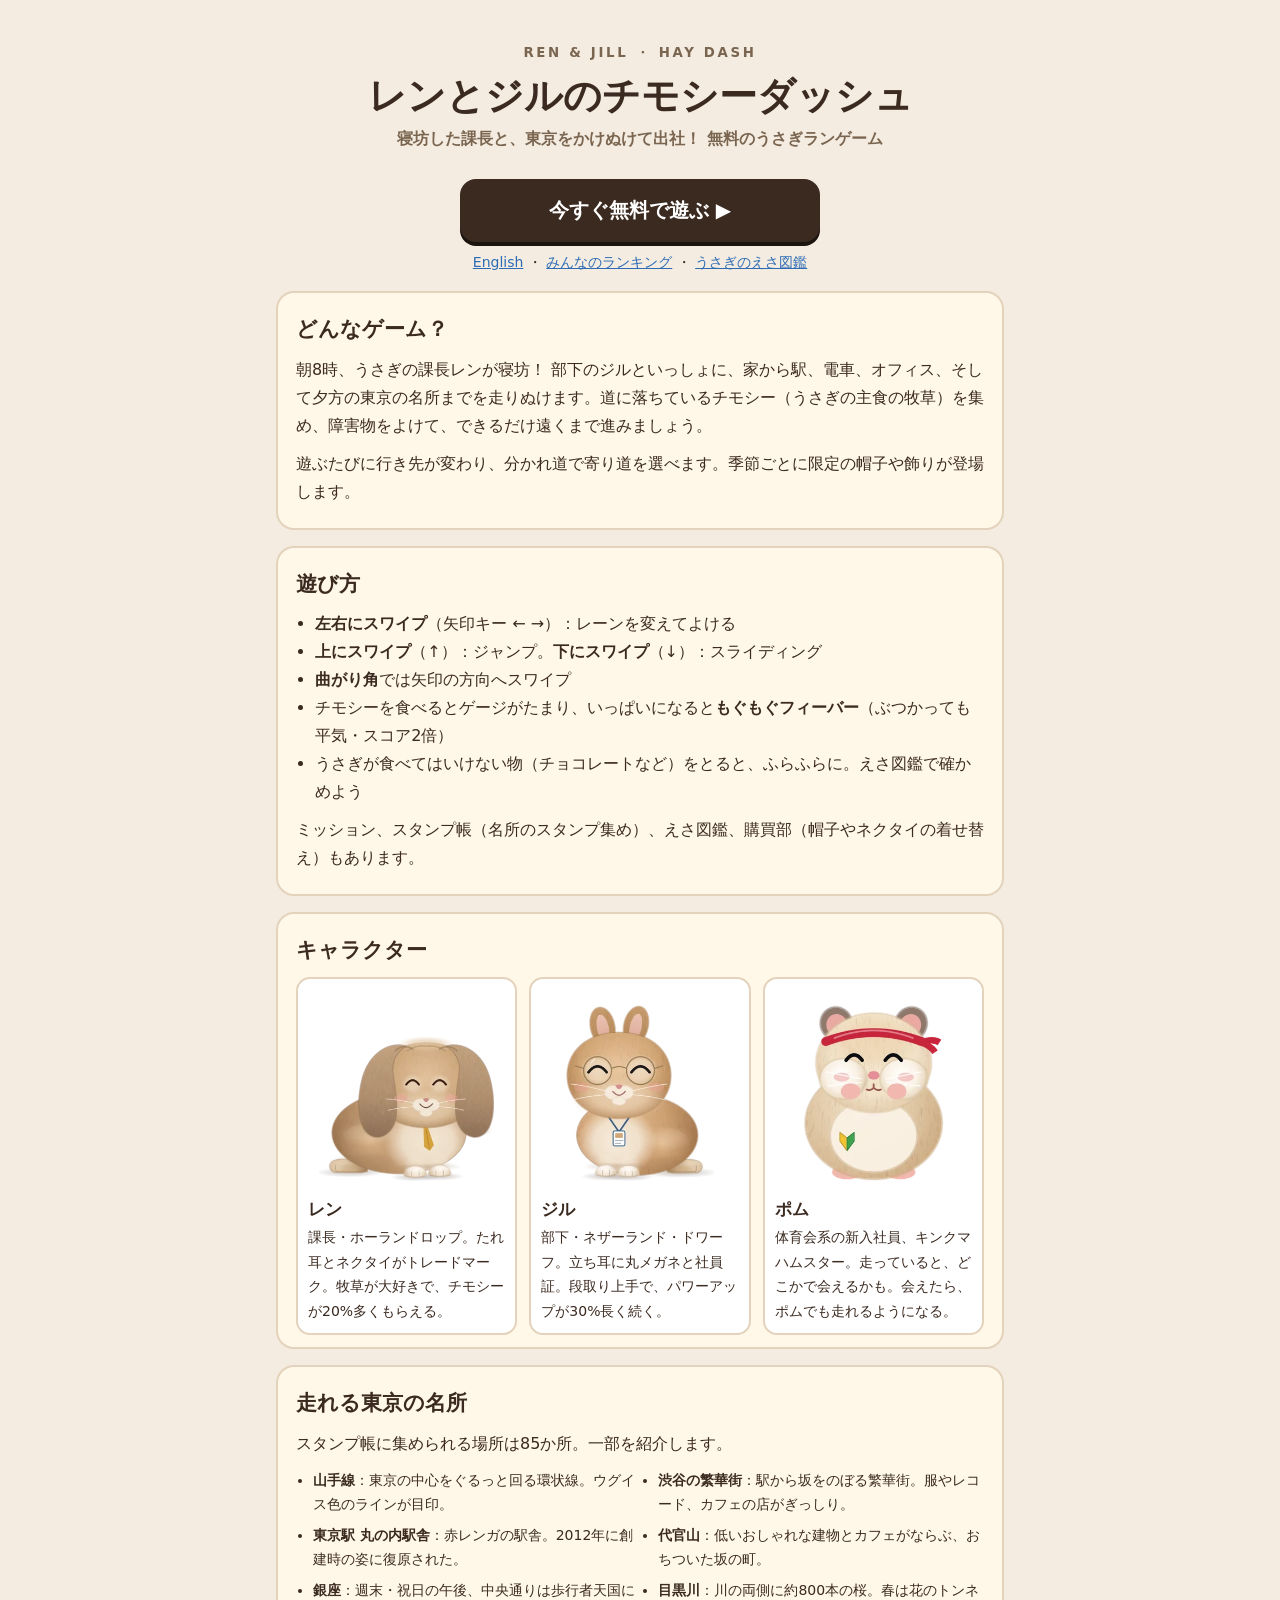
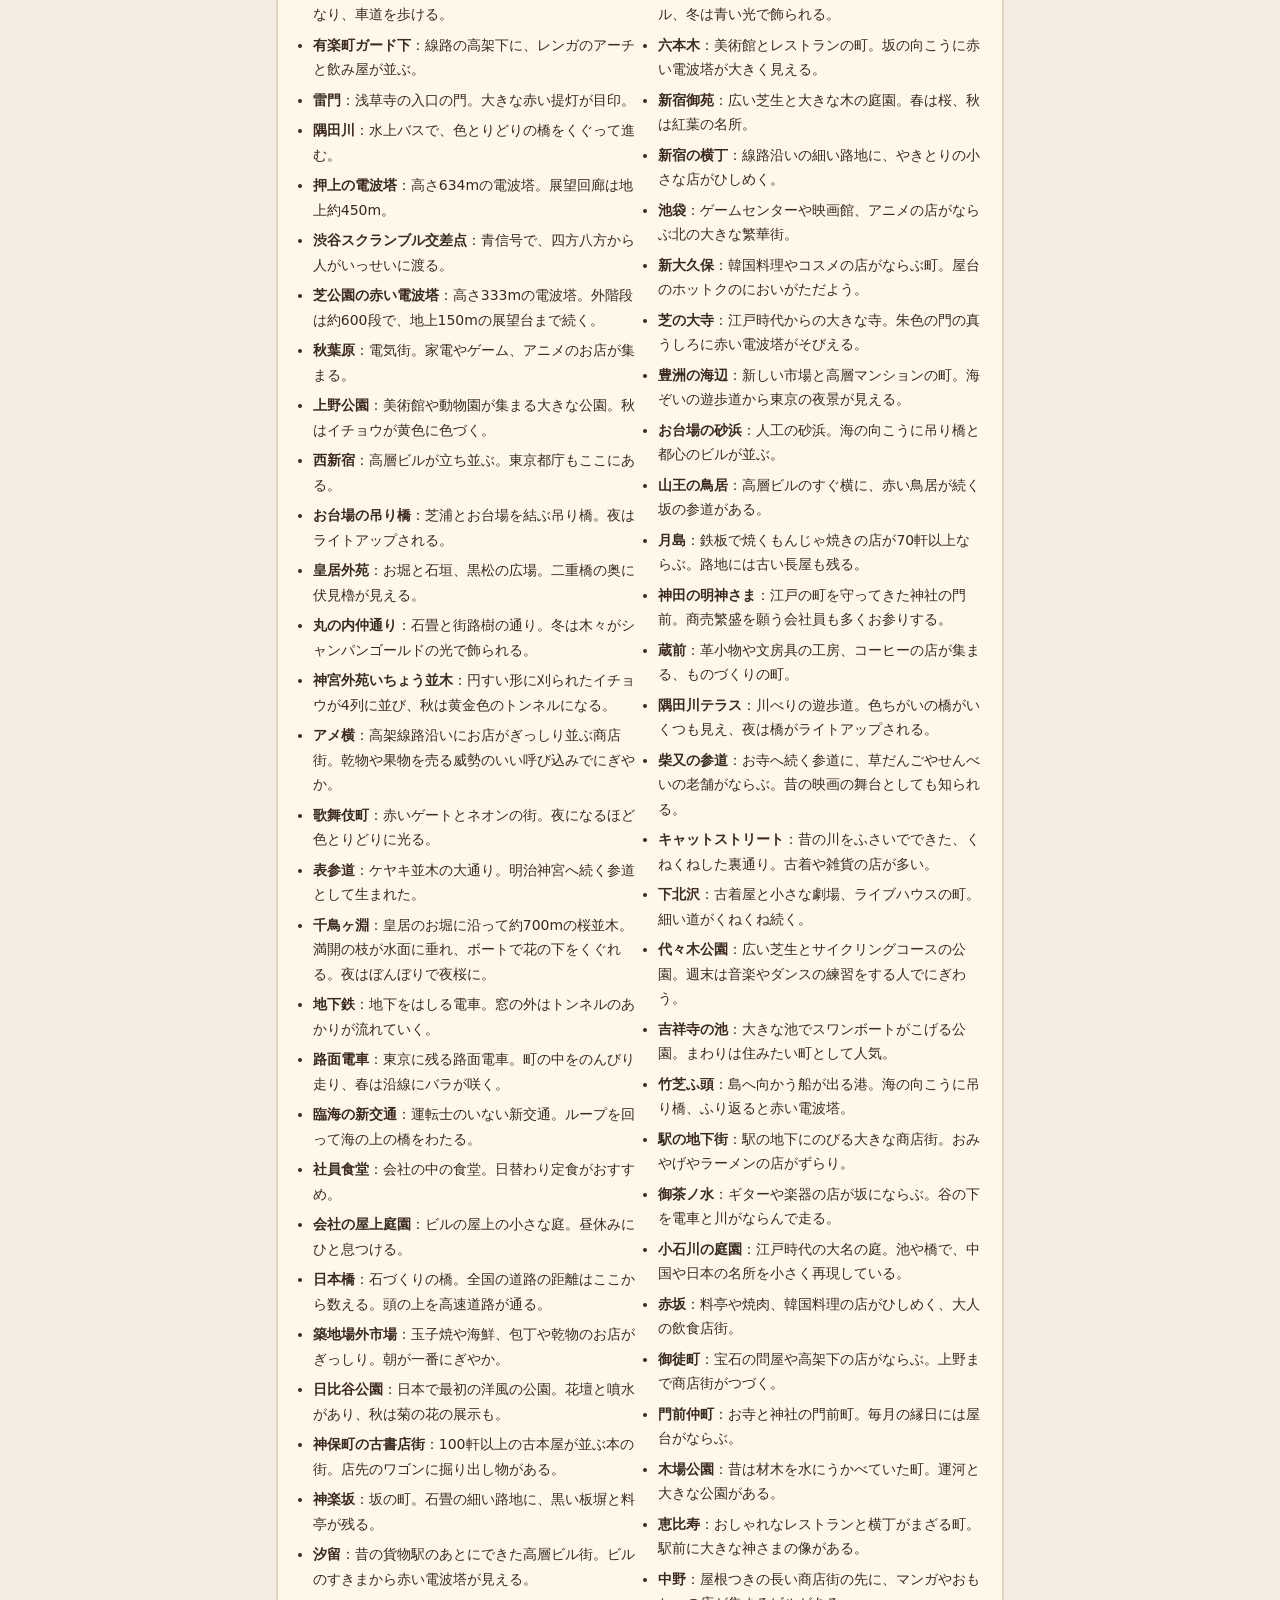
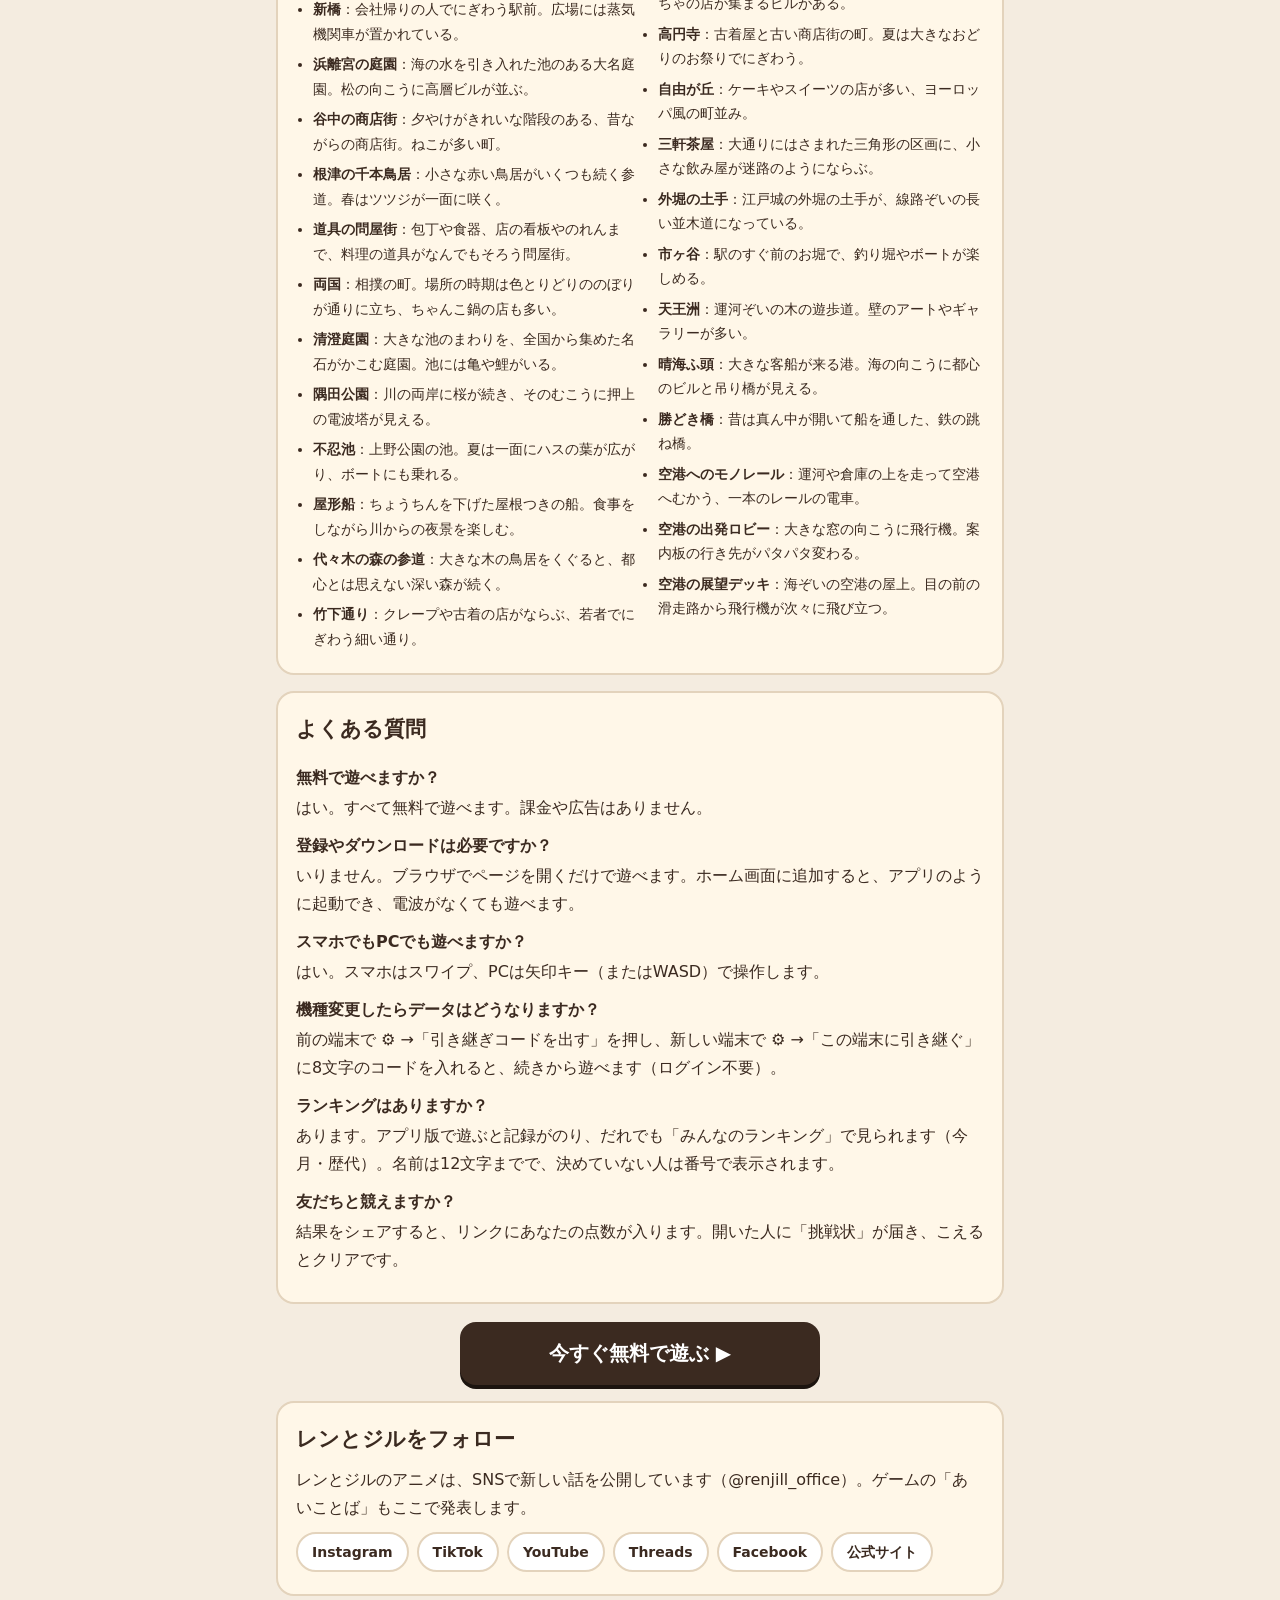
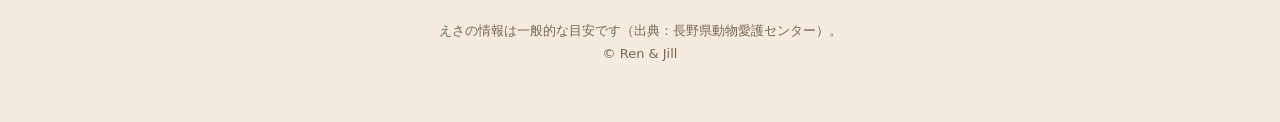
<file: app/guide.html>
<!doctype html><html lang="ja"><head><meta charset="utf-8"><meta name="viewport" content="width=device-width,initial-scale=1">
<title>遊び方とキャラクター紹介｜レンとジルのチモシーダッシュ（無料のうさぎランゲーム）</title><meta name="description" content="うさぎの課長レンと部下ジルが、チモシーを集めながら東京をかけぬける無料のランゲーム。登録なし・ダウンロードなしで、スマホでもPCでもブラウザですぐ遊べます。浅草・渋谷・東京タワー・空港など80か所以上の名所、季節のイベント、みんなのランキング。"><link rel="canonical" href="https://hay-dash.coana.co.jp/guide">
<link rel="alternate" hreflang="ja" href="https://hay-dash.coana.co.jp/guide"><link rel="alternate" hreflang="en" href="https://hay-dash.coana.co.jp/guide-en"><link rel="alternate" hreflang="x-default" href="https://hay-dash.coana.co.jp/guide">
<meta property="og:type" content="article"><meta property="og:title" content="遊び方とキャラクター紹介｜レンとジルのチモシーダッシュ（無料のうさぎランゲーム）"><meta property="og:description" content="うさぎの課長レンと部下ジルが、チモシーを集めながら東京をかけぬける無料のランゲーム。登録なし・ダウンロードなしで、スマホでもPCでもブラウザですぐ遊べます。浅草・渋谷・東京タワー・空港など80か所以上の名所、季節のイベント、みんなのランキング。"><meta property="og:url" content="https://hay-dash.coana.co.jp/guide"><meta property="og:image" content="https://hay-dash.coana.co.jp/og.png"><meta property="og:locale" content="ja_JP">
<meta name="twitter:card" content="summary_large_image"><link rel="icon" href="./favicon.png"><meta name="theme-color" content="#3B2A20">
<style>:root{--ink:#3B2A20;--soft:#7A6550;--paper:#FFF7E8;--line:#E3D3BC;--gold:#C9962F;--tie:#D9A21B}
*{box-sizing:border-box}body{margin:0;background:#F4ECE0;color:var(--ink);font-family:"Zen Maru Gothic","Hiragino Sans","Noto Sans CJK JP","Noto Sans JP",system-ui,sans-serif;line-height:1.75}
main{max-width:760px;margin:0 auto;padding:16px 16px 56px}a{color:#2D6CB5}
header{text-align:center;padding:22px 0 8px}header small{letter-spacing:.2em;color:var(--soft);font-weight:800}header h1{margin:6px 0 4px;font-size:clamp(24px,6.6vw,38px);line-height:1.3;word-break:keep-all}header p{margin:0;color:var(--soft);font-weight:700}
.play{display:block;margin:18px auto 8px;max-width:360px;text-align:center;background:var(--ink);color:#fff;text-decoration:none;font-weight:900;font-size:20px;padding:14px;border-radius:16px;box-shadow:0 4px 0 #1c140f}
.lang{text-align:center;font-size:14px;margin:4px 0 0}
section{background:var(--paper);border:2px solid var(--line);border-radius:18px;padding:18px 18px 12px;margin:16px 0}
h2{font-size:21px;margin:0 0 8px}h3{font-size:17px;margin:12px 0 2px}p{margin:6px 0 10px}
.chars{display:grid;grid-template-columns:repeat(auto-fit,minmax(200px,1fr));gap:12px}.chars figure{margin:0;background:#fff;border-radius:14px;padding:10px;text-align:center;border:2px solid var(--line)}
.chars img{width:100%;max-width:200px;height:auto;aspect-ratio:1/1}.chars figcaption{font-size:14px;text-align:left}.chars b{font-size:17px}
ul{padding-left:1.2em;margin:6px 0 10px}.places{columns:2;column-gap:20px;font-size:14px}.places li{break-inside:avoid;margin:0 0 6px}
dt{font-weight:900;margin-top:10px}dd{margin:2px 0 8px}footer{text-align:center;color:var(--soft);font-size:13px;margin-top:24px}
.sns{display:flex;flex-wrap:wrap;gap:8px}.sns a{display:inline-block;padding:6px 14px;border-radius:999px;background:#fff;border:2px solid var(--line);color:var(--ink);text-decoration:none;font-weight:800;font-size:14px}
@media (max-width:480px){.places{columns:1}}</style><script type="application/ld+json">[{"@context": "https://schema.org", "@type": "FAQPage", "inLanguage": "ja", "mainEntity": [{"@type": "Question", "name": "無料で遊べますか？", "acceptedAnswer": {"@type": "Answer", "text": "はい。すべて無料で遊べます。課金や広告はありません。"}}, {"@type": "Question", "name": "登録やダウンロードは必要ですか？", "acceptedAnswer": {"@type": "Answer", "text": "いりません。ブラウザでページを開くだけで遊べます。ホーム画面に追加すると、アプリのように起動でき、電波がなくても遊べます。"}}, {"@type": "Question", "name": "スマホでもPCでも遊べますか？", "acceptedAnswer": {"@type": "Answer", "text": "はい。スマホはスワイプ、PCは矢印キー（またはWASD）で操作します。"}}, {"@type": "Question", "name": "機種変更したらデータはどうなりますか？", "acceptedAnswer": {"@type": "Answer", "text": "前の端末で ⚙ →「引き継ぎコードを出す」を押し、新しい端末で ⚙ →「この端末に引き継ぐ」に8文字のコードを入れると、続きから遊べます（ログイン不要）。"}}, {"@type": "Question", "name": "ランキングはありますか？", "acceptedAnswer": {"@type": "Answer", "text": "あります。アプリ版で遊ぶと記録がのり、だれでも「みんなのランキング」で見られます（今月・歴代）。名前は12文字までで、決めていない人は番号で表示されます。"}}, {"@type": "Question", "name": "友だちと競えますか？", "acceptedAnswer": {"@type": "Answer", "text": "結果をシェアすると、リンクにあなたの点数が入ります。開いた人に「挑戦状」が届き、こえるとクリアです。"}}]}, {"@context": "https://schema.org", "@type": "BreadcrumbList", "itemListElement": [{"@type": "ListItem", "position": 1, "name": "チモシーダッシュ", "item": "https://hay-dash.coana.co.jp/"}, {"@type": "ListItem", "position": 2, "name": "遊び方", "item": "https://hay-dash.coana.co.jp/guide"}]}]</script></head><body><main>
<header><small>REN &amp; JILL ・ HAY DASH</small><h1>レンとジルの<wbr>チモシーダッシュ</h1><p>寝坊した課長と、東京をかけぬけて出社！ 無料のうさぎランゲーム</p></header>
<a class="play" href="./?ref=guide">今すぐ無料で遊ぶ ▶</a>
<p class="lang"><a href="guide-en" hreflang="en">English</a> ・ <a href="ranking">みんなのランキング</a> ・ <a href="food">うさぎのえさ図鑑</a></p>
<section><h2>どんなゲーム？</h2>
<p>朝8時、うさぎの課長レンが寝坊！ 部下のジルといっしょに、家から駅、電車、オフィス、そして夕方の東京の名所までを走りぬけます。道に落ちているチモシー（うさぎの主食の牧草）を集め、障害物をよけて、できるだけ遠くまで進みましょう。</p>
<p>遊ぶたびに行き先が変わり、分かれ道で寄り道を選べます。季節ごとに限定の帽子や飾りが登場します。</p></section>
<section><h2>遊び方</h2><ul>
<li><b>左右にスワイプ</b>（矢印キー ← →）：レーンを変えてよける</li>
<li><b>上にスワイプ</b>（↑）：ジャンプ。<b>下にスワイプ</b>（↓）：スライディング</li>
<li><b>曲がり角</b>では矢印の方向へスワイプ</li>
<li>チモシーを食べるとゲージがたまり、いっぱいになると<b>もぐもぐフィーバー</b>（ぶつかっても平気・スコア2倍）</li>
<li>うさぎが食べてはいけない物（チョコレートなど）をとると、ふらふらに。えさ図鑑で確かめよう</li></ul>
<p>ミッション、スタンプ帳（名所のスタンプ集め）、えさ図鑑、購買部（帽子やネクタイの着せ替え）もあります。</p></section>
<section><h2>キャラクター</h2><div class="chars">
<figure><img src="img/ren.webp" width="200" height="200" alt="レン：ネクタイをしたホーランドロップのうさぎ" loading="lazy"><figcaption><b>レン</b><br>課長・ホーランドロップ。たれ耳とネクタイがトレードマーク。牧草が大好きで、チモシーが20%多くもらえる。</figcaption></figure>
<figure><img src="img/jill.webp" width="200" height="200" alt="ジル：丸メガネと社員証のネザーランド・ドワーフのうさぎ" loading="lazy"><figcaption><b>ジル</b><br>部下・ネザーランド・ドワーフ。立ち耳に丸メガネと社員証。段取り上手で、パワーアップが30%長く続く。</figcaption></figure>
<figure><img src="img/pom.webp" width="200" height="200" alt="ポム：赤いはちまきのキンクマハムスター" loading="lazy"><figcaption><b>ポム</b><br>体育会系の新入社員、キンクマハムスター。走っていると、どこかで会えるかも。会えたら、ポムでも走れるようになる。</figcaption></figure></div></section>
<section><h2>走れる東京の名所</h2><p>スタンプ帳に集められる場所は85か所。一部を紹介します。</p><ul class="places"><li><b>山手線</b>：東京の中心をぐるっと回る環状線。ウグイス色のラインが目印。</li><li><b>東京駅 丸の内駅舎</b>：赤レンガの駅舎。2012年に創建時の姿に復原された。</li><li><b>銀座</b>：週末・祝日の午後、中央通りは歩行者天国になり、車道を歩ける。</li><li><b>有楽町ガード下</b>：線路の高架下に、レンガのアーチと飲み屋が並ぶ。</li><li><b>雷門</b>：浅草寺の入口の門。大きな赤い提灯が目印。</li><li><b>隅田川</b>：水上バスで、色とりどりの橋をくぐって進む。</li><li><b>押上の電波塔</b>：高さ634mの電波塔。展望回廊は地上約450m。</li><li><b>渋谷スクランブル交差点</b>：青信号で、四方八方から人がいっせいに渡る。</li><li><b>芝公園の赤い電波塔</b>：高さ333mの電波塔。外階段は約600段で、地上150mの展望台まで続く。</li><li><b>秋葉原</b>：電気街。家電やゲーム、アニメのお店が集まる。</li><li><b>上野公園</b>：美術館や動物園が集まる大きな公園。秋はイチョウが黄色に色づく。</li><li><b>西新宿</b>：高層ビルが立ち並ぶ。東京都庁もここにある。</li><li><b>お台場の吊り橋</b>：芝浦とお台場を結ぶ吊り橋。夜はライトアップされる。</li><li><b>皇居外苑</b>：お堀と石垣、黒松の広場。二重橋の奥に伏見櫓が見える。</li><li><b>丸の内仲通り</b>：石畳と街路樹の通り。冬は木々がシャンパンゴールドの光で飾られる。</li><li><b>神宮外苑いちょう並木</b>：円すい形に刈られたイチョウが4列に並び、秋は黄金色のトンネルになる。</li><li><b>アメ横</b>：高架線路沿いにお店がぎっしり並ぶ商店街。乾物や果物を売る威勢のいい呼び込みでにぎやか。</li><li><b>歌舞伎町</b>：赤いゲートとネオンの街。夜になるほど色とりどりに光る。</li><li><b>表参道</b>：ケヤキ並木の大通り。明治神宮へ続く参道として生まれた。</li><li><b>千鳥ヶ淵</b>：皇居のお堀に沿って約700mの桜並木。満開の枝が水面に垂れ、ボートで花の下をくぐれる。夜はぼんぼりで夜桜に。</li><li><b>地下鉄</b>：地下をはしる電車。窓の外はトンネルのあかりが流れていく。</li><li><b>路面電車</b>：東京に残る路面電車。町の中をのんびり走り、春は沿線にバラが咲く。</li><li><b>臨海の新交通</b>：運転士のいない新交通。ループを回って海の上の橋をわたる。</li><li><b>社員食堂</b>：会社の中の食堂。日替わり定食がおすすめ。</li><li><b>会社の屋上庭園</b>：ビルの屋上の小さな庭。昼休みにひと息つける。</li><li><b>日本橋</b>：石づくりの橋。全国の道路の距離はここから数える。頭の上を高速道路が通る。</li><li><b>築地場外市場</b>：玉子焼や海鮮、包丁や乾物のお店がぎっしり。朝が一番にぎやか。</li><li><b>日比谷公園</b>：日本で最初の洋風の公園。花壇と噴水があり、秋は菊の花の展示も。</li><li><b>神保町の古書店街</b>：100軒以上の古本屋が並ぶ本の街。店先のワゴンに掘り出し物がある。</li><li><b>神楽坂</b>：坂の町。石畳の細い路地に、黒い板塀と料亭が残る。</li><li><b>汐留</b>：昔の貨物駅のあとにできた高層ビル街。ビルのすきまから赤い電波塔が見える。</li><li><b>新橋</b>：会社帰りの人でにぎわう駅前。広場には蒸気機関車が置かれている。</li><li><b>浜離宮の庭園</b>：海の水を引き入れた池のある大名庭園。松の向こうに高層ビルが並ぶ。</li><li><b>谷中の商店街</b>：夕やけがきれいな階段のある、昔ながらの商店街。ねこが多い町。</li><li><b>根津の千本鳥居</b>：小さな赤い鳥居がいくつも続く参道。春はツツジが一面に咲く。</li><li><b>道具の問屋街</b>：包丁や食器、店の看板やのれんまで、料理の道具がなんでもそろう問屋街。</li><li><b>両国</b>：相撲の町。場所の時期は色とりどりののぼりが通りに立ち、ちゃんこ鍋の店も多い。</li><li><b>清澄庭園</b>：大きな池のまわりを、全国から集めた名石がかこむ庭園。池には亀や鯉がいる。</li><li><b>隅田公園</b>：川の両岸に桜が続き、そのむこうに押上の電波塔が見える。</li><li><b>不忍池</b>：上野公園の池。夏は一面にハスの葉が広がり、ボートにも乗れる。</li><li><b>屋形船</b>：ちょうちんを下げた屋根つきの船。食事をしながら川からの夜景を楽しむ。</li><li><b>代々木の森の参道</b>：大きな木の鳥居をくぐると、都心とは思えない深い森が続く。</li><li><b>竹下通り</b>：クレープや古着の店がならぶ、若者でにぎわう細い通り。</li><li><b>渋谷の繁華街</b>：駅から坂をのぼる繁華街。服やレコード、カフェの店がぎっしり。</li><li><b>代官山</b>：低いおしゃれな建物とカフェがならぶ、おちついた坂の町。</li><li><b>目黒川</b>：川の両側に約800本の桜。春は花のトンネル、冬は青い光で飾られる。</li><li><b>六本木</b>：美術館とレストランの町。坂の向こうに赤い電波塔が大きく見える。</li><li><b>新宿御苑</b>：広い芝生と大きな木の庭園。春は桜、秋は紅葉の名所。</li><li><b>新宿の横丁</b>：線路沿いの細い路地に、やきとりの小さな店がひしめく。</li><li><b>池袋</b>：ゲームセンターや映画館、アニメの店がならぶ北の大きな繁華街。</li><li><b>新大久保</b>：韓国料理やコスメの店がならぶ町。屋台のホットクのにおいがただよう。</li><li><b>芝の大寺</b>：江戸時代からの大きな寺。朱色の門の真うしろに赤い電波塔がそびえる。</li><li><b>豊洲の海辺</b>：新しい市場と高層マンションの町。海ぞいの遊歩道から東京の夜景が見える。</li><li><b>お台場の砂浜</b>：人工の砂浜。海の向こうに吊り橋と都心のビルが並ぶ。</li><li><b>山王の鳥居</b>：高層ビルのすぐ横に、赤い鳥居が続く坂の参道がある。</li><li><b>月島</b>：鉄板で焼くもんじゃ焼きの店が70軒以上ならぶ。路地には古い長屋も残る。</li><li><b>神田の明神さま</b>：江戸の町を守ってきた神社の門前。商売繁盛を願う会社員も多くお参りする。</li><li><b>蔵前</b>：革小物や文房具の工房、コーヒーの店が集まる、ものづくりの町。</li><li><b>隅田川テラス</b>：川べりの遊歩道。色ちがいの橋がいくつも見え、夜は橋がライトアップされる。</li><li><b>柴又の参道</b>：お寺へ続く参道に、草だんごやせんべいの老舗がならぶ。昔の映画の舞台としても知られる。</li><li><b>キャットストリート</b>：昔の川をふさいでできた、くねくねした裏通り。古着や雑貨の店が多い。</li><li><b>下北沢</b>：古着屋と小さな劇場、ライブハウスの町。細い道がくねくね続く。</li><li><b>代々木公園</b>：広い芝生とサイクリングコースの公園。週末は音楽やダンスの練習をする人でにぎわう。</li><li><b>吉祥寺の池</b>：大きな池でスワンボートがこげる公園。まわりは住みたい町として人気。</li><li><b>竹芝ふ頭</b>：島へ向かう船が出る港。海の向こうに吊り橋、ふり返ると赤い電波塔。</li><li><b>駅の地下街</b>：駅の地下にのびる大きな商店街。おみやげやラーメンの店がずらり。</li><li><b>御茶ノ水</b>：ギターや楽器の店が坂にならぶ。谷の下を電車と川がならんで走る。</li><li><b>小石川の庭園</b>：江戸時代の大名の庭。池や橋で、中国や日本の名所を小さく再現している。</li><li><b>赤坂</b>：料亭や焼肉、韓国料理の店がひしめく、大人の飲食店街。</li><li><b>御徒町</b>：宝石の問屋や高架下の店がならぶ。上野まで商店街がつづく。</li><li><b>門前仲町</b>：お寺と神社の門前町。毎月の縁日には屋台がならぶ。</li><li><b>木場公園</b>：昔は材木を水にうかべていた町。運河と大きな公園がある。</li><li><b>恵比寿</b>：おしゃれなレストランと横丁がまざる町。駅前に大きな神さまの像がある。</li><li><b>中野</b>：屋根つきの長い商店街の先に、マンガやおもちゃの店が集まるビルがある。</li><li><b>高円寺</b>：古着屋と古い商店街の町。夏は大きなおどりのお祭りでにぎわう。</li><li><b>自由が丘</b>：ケーキやスイーツの店が多い、ヨーロッパ風の町並み。</li><li><b>三軒茶屋</b>：大通りにはさまれた三角形の区画に、小さな飲み屋が迷路のようにならぶ。</li><li><b>外堀の土手</b>：江戸城の外堀の土手が、線路ぞいの長い並木道になっている。</li><li><b>市ヶ谷</b>：駅のすぐ前のお堀で、釣り堀やボートが楽しめる。</li><li><b>天王洲</b>：運河ぞいの木の遊歩道。壁のアートやギャラリーが多い。</li><li><b>晴海ふ頭</b>：大きな客船が来る港。海の向こうに都心のビルと吊り橋が見える。</li><li><b>勝どき橋</b>：昔は真ん中が開いて船を通した、鉄の跳ね橋。</li><li><b>空港へのモノレール</b>：運河や倉庫の上を走って空港へむかう、一本のレールの電車。</li><li><b>空港の出発ロビー</b>：大きな窓の向こうに飛行機。案内板の行き先がパタパタ変わる。</li><li><b>空港の展望デッキ</b>：海ぞいの空港の屋上。目の前の滑走路から飛行機が次々に飛び立つ。</li></ul></section>
<section><h2>よくある質問</h2><dl><dt>無料で遊べますか？</dt><dd>はい。すべて無料で遊べます。課金や広告はありません。</dd><dt>登録やダウンロードは必要ですか？</dt><dd>いりません。ブラウザでページを開くだけで遊べます。ホーム画面に追加すると、アプリのように起動でき、電波がなくても遊べます。</dd><dt>スマホでもPCでも遊べますか？</dt><dd>はい。スマホはスワイプ、PCは矢印キー（またはWASD）で操作します。</dd><dt>機種変更したらデータはどうなりますか？</dt><dd>前の端末で ⚙ →「引き継ぎコードを出す」を押し、新しい端末で ⚙ →「この端末に引き継ぐ」に8文字のコードを入れると、続きから遊べます（ログイン不要）。</dd><dt>ランキングはありますか？</dt><dd>あります。アプリ版で遊ぶと記録がのり、だれでも「みんなのランキング」で見られます（今月・歴代）。名前は12文字までで、決めていない人は番号で表示されます。</dd><dt>友だちと競えますか？</dt><dd>結果をシェアすると、リンクにあなたの点数が入ります。開いた人に「挑戦状」が届き、こえるとクリアです。</dd></dl></section>
<a class="play" href="./?ref=guide">今すぐ無料で遊ぶ ▶</a>
<section class="follow"><h2>レンとジルをフォロー</h2><p>レンとジルのアニメは、SNSで新しい話を公開しています（@renjill_office）。ゲームの「あいことば」もここで発表します。</p>
<p class="sns"><a href="https://www.instagram.com/renjill_office/" rel="noopener" target="_blank">Instagram</a> <a href="https://www.tiktok.com/@renjill_office" rel="noopener" target="_blank">TikTok</a> <a href="https://www.youtube.com/@renjill_office" rel="noopener" target="_blank">YouTube</a> <a href="https://www.threads.net/@renjill_office" rel="noopener" target="_blank">Threads</a> <a href="https://www.facebook.com/1358515160686321" rel="noopener" target="_blank">Facebook</a> <a href="https://renjill.coana.co.jp/?ref=haydash" rel="noopener" target="_blank">公式サイト</a></p></section>
<footer>えさの情報は一般的な目安です（出典：長野県動物愛護センター）。<br>© Ren &amp; Jill</footer>
</main></body></html>
</file>
